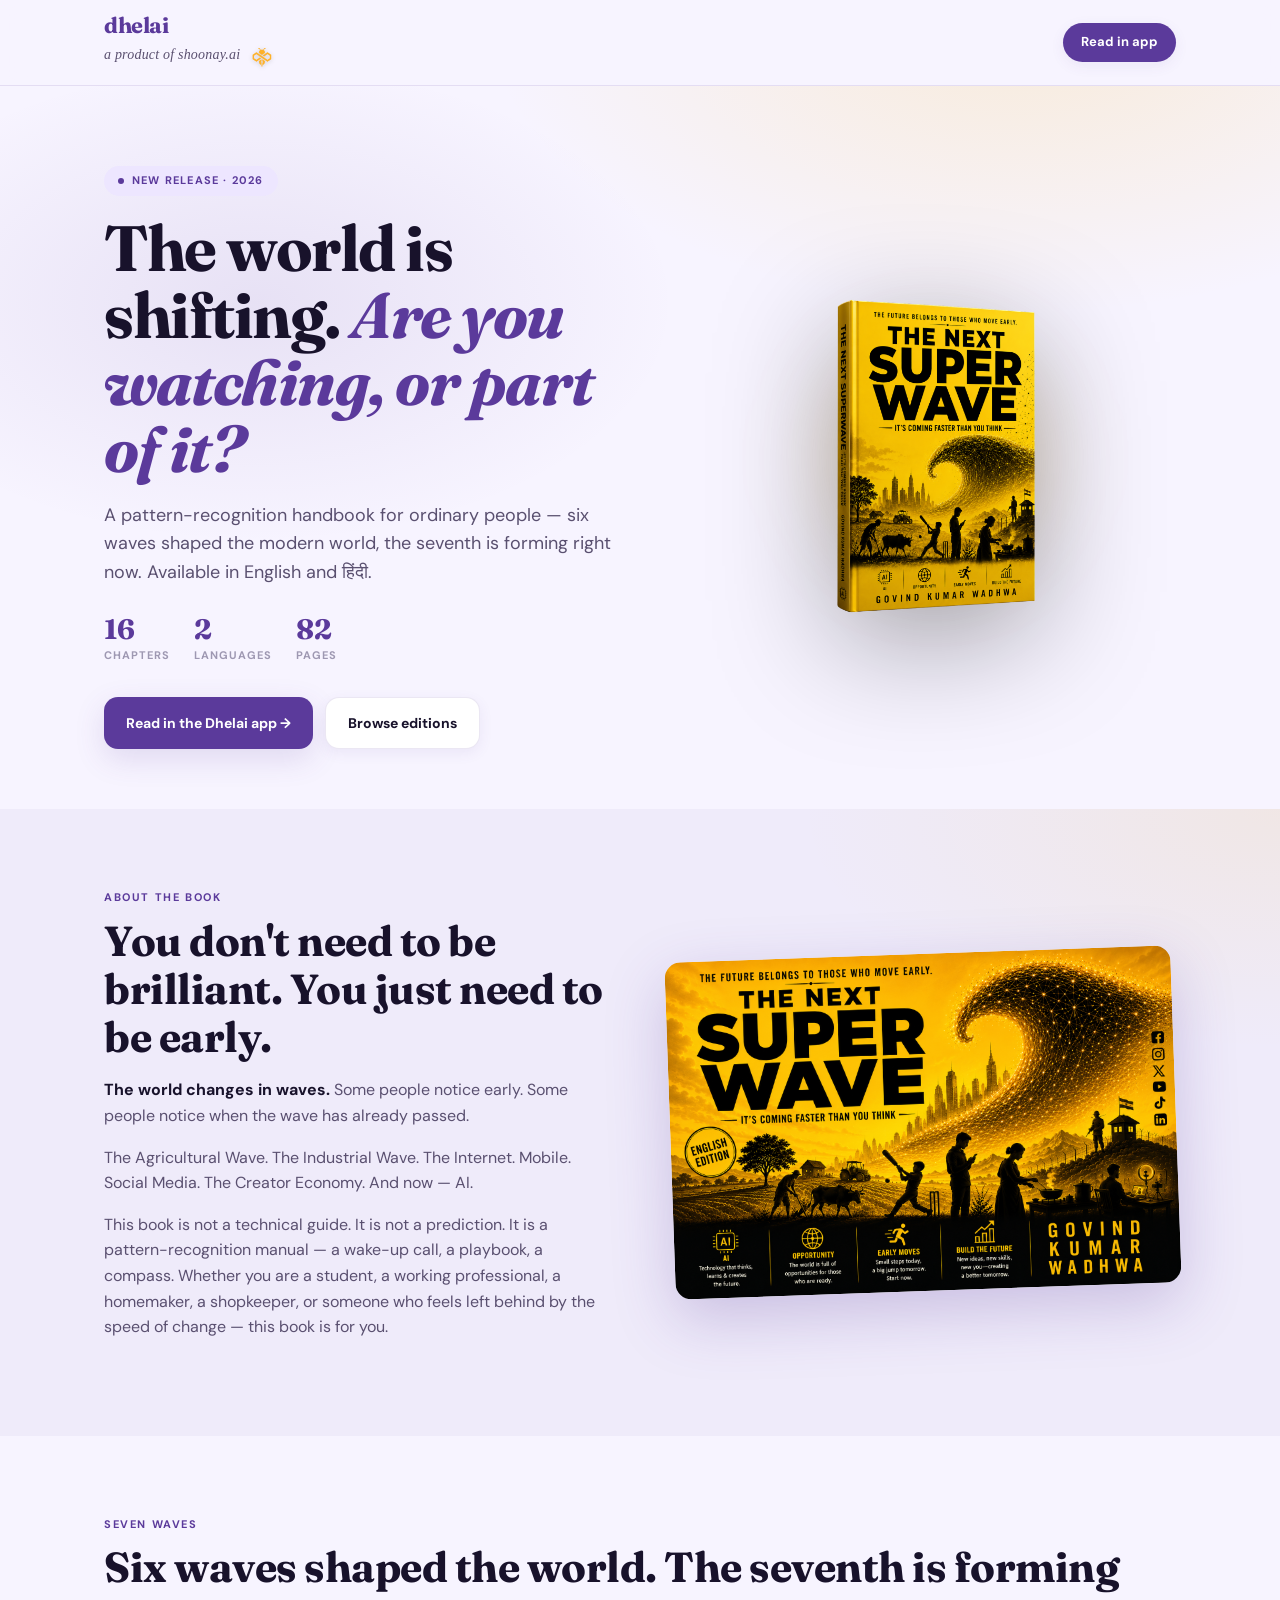
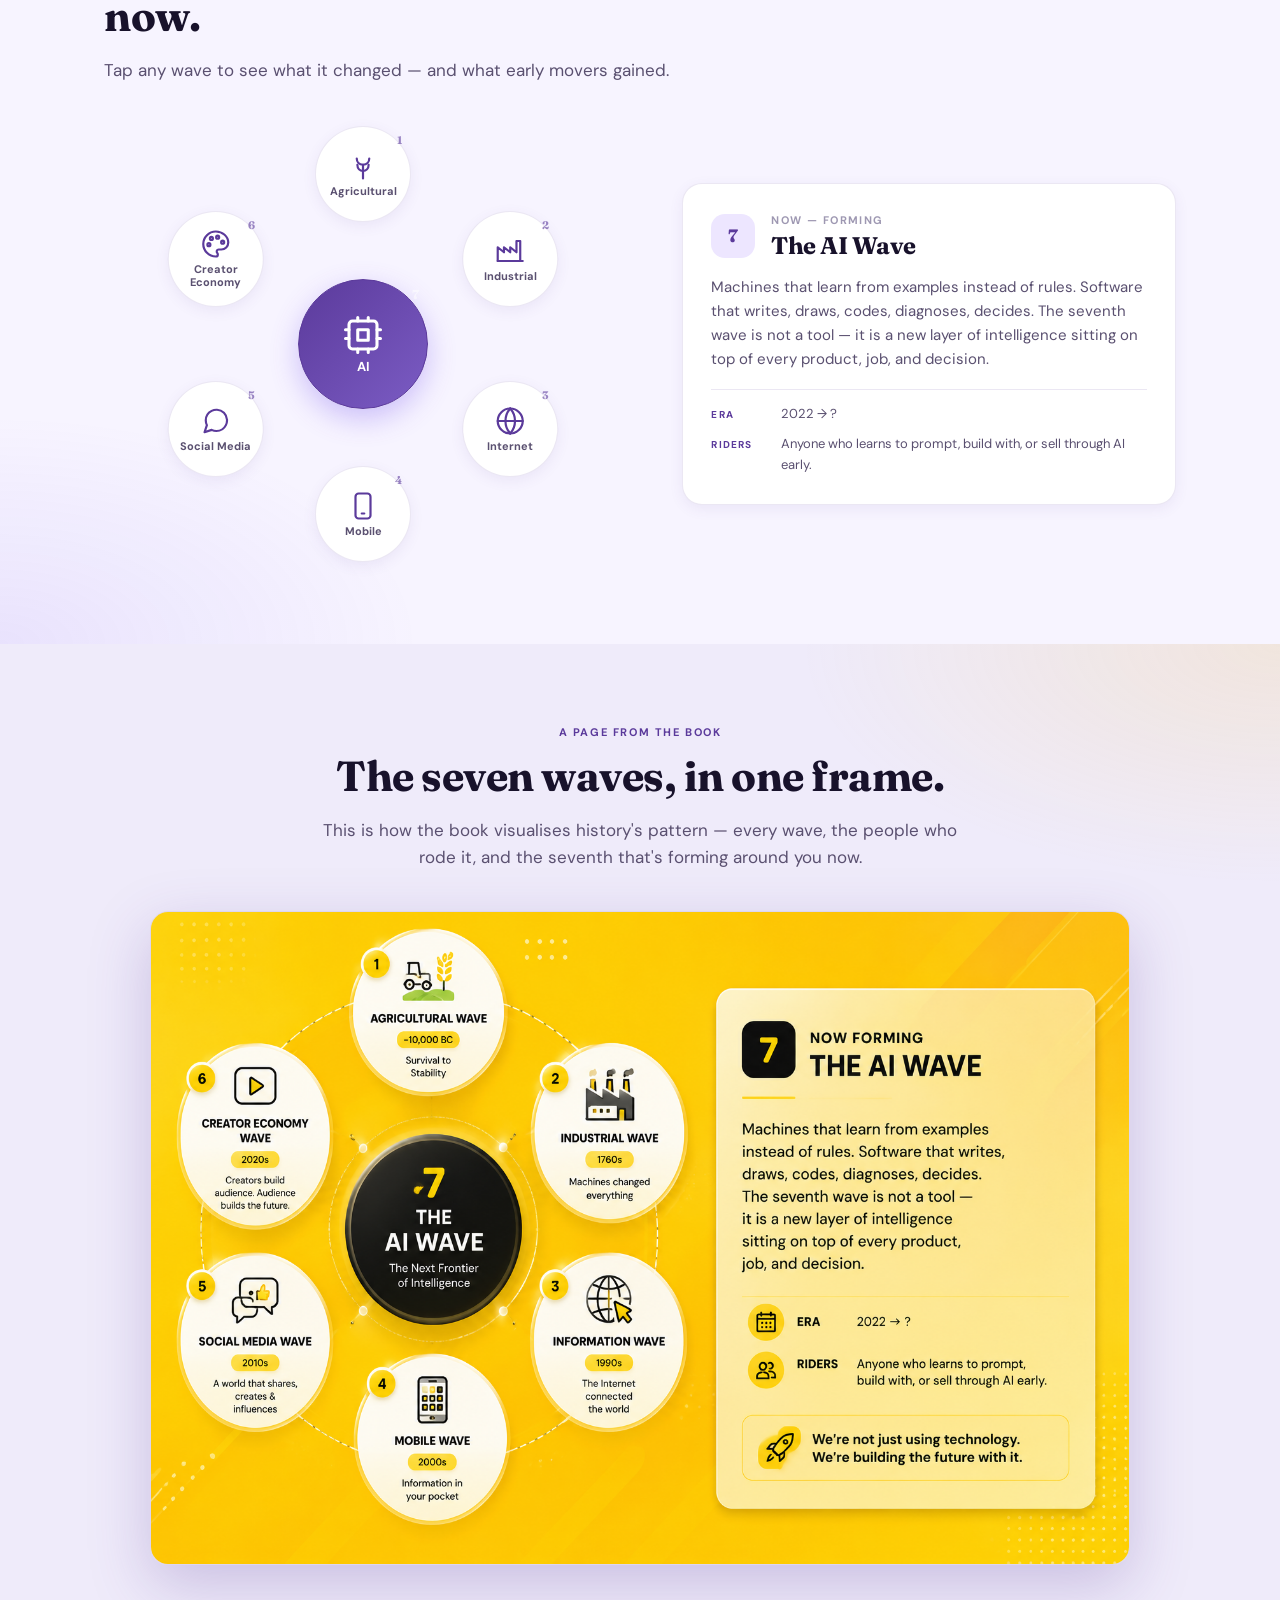
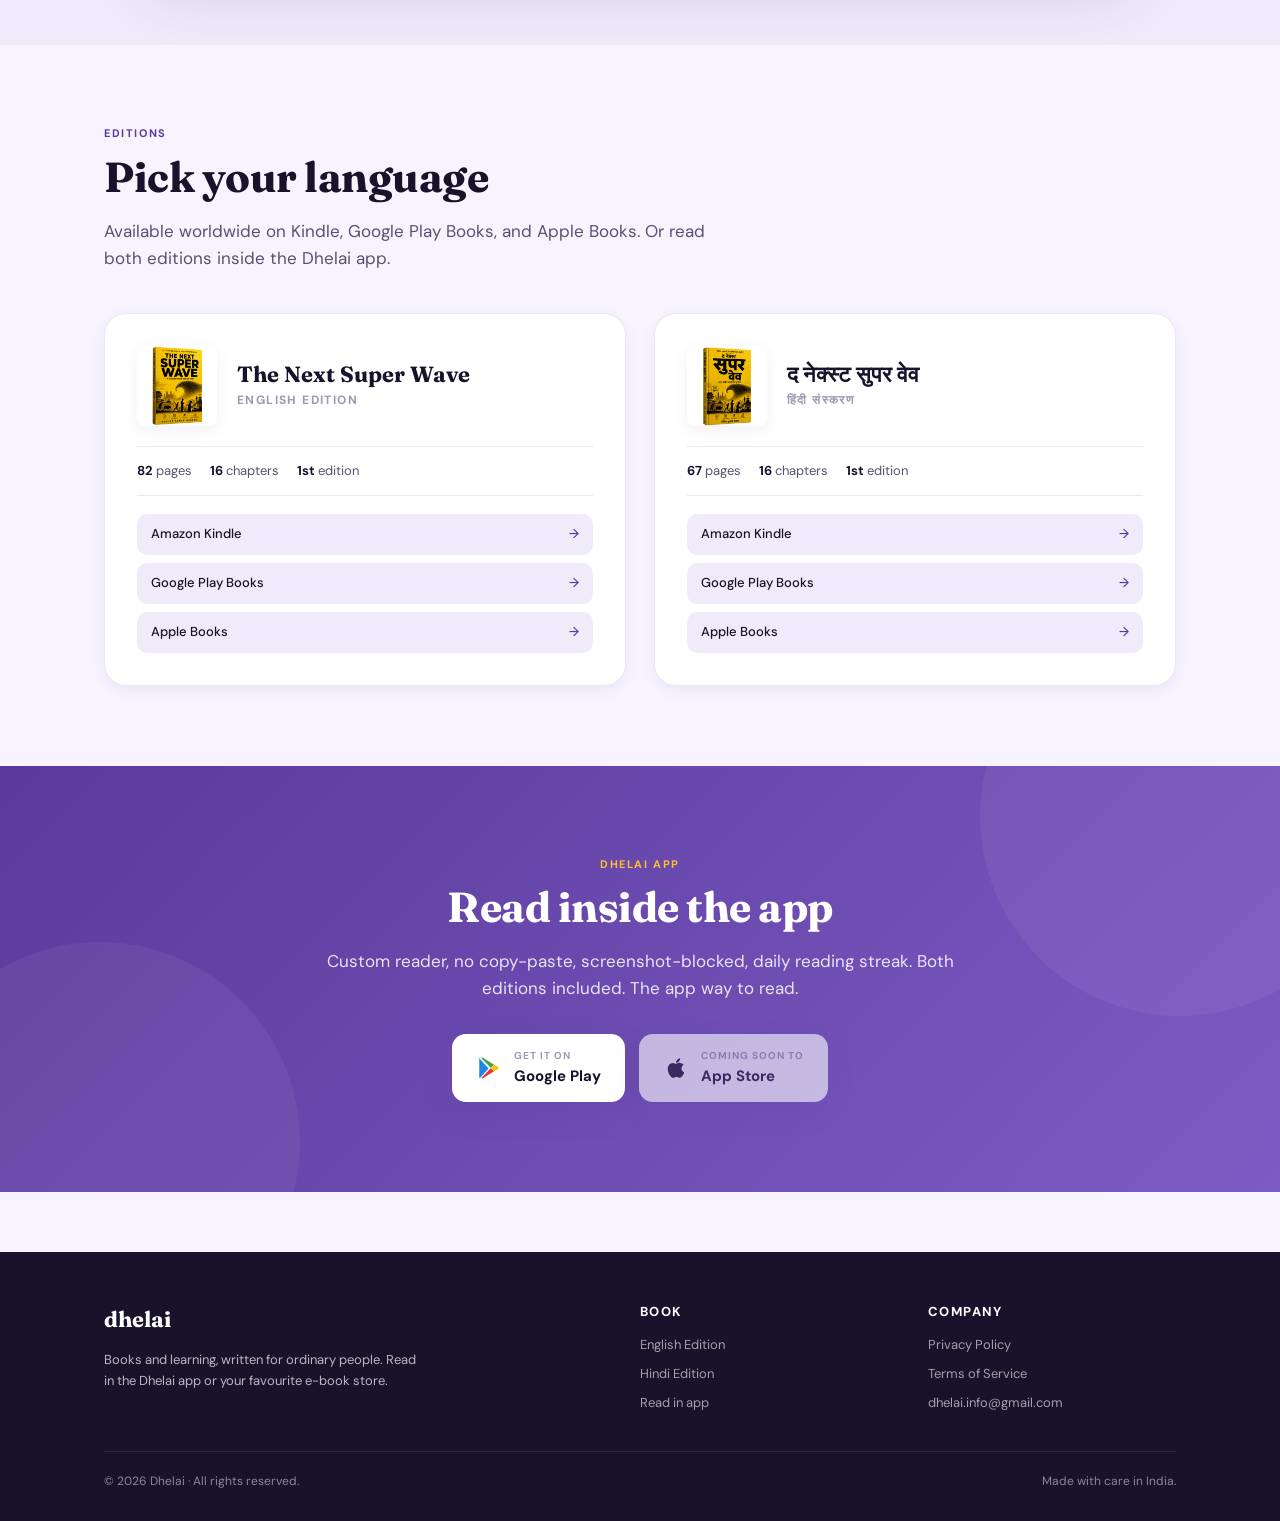
<file: index.html>
<!DOCTYPE html>
<html lang="en">
<head>
  <meta charset="UTF-8" />
  <meta name="viewport" content="width=device-width, initial-scale=1.0" />
  <title>Dhelai — The Next Super Wave</title>
  <meta
    name="description"
    content="The Next Super Wave — a pattern-recognition handbook for ordinary people, in English and Hindi. Read inside the Dhelai app."
  />
  <meta name="theme-color" content="#5B3A9B" />

  <!-- Open Graph (social previews) -->
  <meta property="og:title" content="The Next Super Wave — Dhelai" />
  <meta
    property="og:description"
    content="Six waves shaped the modern world. The seventh — AI — is forming now. A book for those who want to ride it, not be swept by it."
  />
  <meta property="og:image" content="assets/nsw-fullcover-en.png" />
  <meta property="og:type" content="website" />
  <meta property="og:url" content="https://dhelai.in" />

  <link rel="preconnect" href="https://fonts.googleapis.com" />
  <link rel="preconnect" href="https://fonts.gstatic.com" crossorigin />
  <link
    href="https://fonts.googleapis.com/css2?family=Fraunces:ital,wght@0,400;0,700;1,400&family=DM+Sans:wght@400;500;700&display=swap"
    rel="stylesheet"
  />
  <link rel="stylesheet" href="styles.css" />

  <style>
    /* ---------- HERO ---------- */
    .hero {
      padding: 80px 0 60px;
      background:
        radial-gradient(900px 500px at 80% -10%, rgba(251,192,45,0.18), transparent 60%),
        radial-gradient(700px 400px at 20% 30%, rgba(91,58,155,0.10), transparent 60%);
    }
    .hero-grid {
      display: grid;
      grid-template-columns: 1.1fr 1fr;
      gap: 60px;
      align-items: center;
    }
    .eyebrow {
      display: inline-flex; align-items: center; gap: 8px;
      background: var(--pu-soft);
      color: var(--pu);
      padding: 6px 14px;
      border-radius: 999px;
      font-weight: 700;
      font-size: 11px;
      letter-spacing: 1.2px;
      text-transform: uppercase;
      margin-bottom: 18px;
    }
    .eyebrow::before {
      content: ''; width: 6px; height: 6px; border-radius: 50%;
      background: var(--pu); animation: pulse 2s infinite;
    }
    @keyframes pulse {
      0%, 100% { opacity: 1; transform: scale(1); }
      50% { opacity: 0.5; transform: scale(1.3); }
    }
    h1 {
      font-family: var(--serif);
      font-weight: 700;
      font-size: clamp(40px, 6vw, 64px);
      line-height: 1.05;
      letter-spacing: -1.5px;
      margin: 0 0 18px;
      color: var(--ink);
    }
    h1 .accent { color: var(--pu); font-style: italic; }
    .hero-sub {
      font-size: 18px;
      color: var(--ink-2);
      max-width: 540px;
      margin: 0 0 28px;
    }
    .hero-stats {
      display: flex; gap: 24px; margin: 0 0 32px;
      flex-wrap: wrap;
    }
    .hero-stat {
      display: flex; flex-direction: column;
    }
    .hero-stat-v {
      font-family: var(--serif);
      font-weight: 700;
      font-size: 28px;
      color: var(--pu);
      line-height: 1;
    }
    .hero-stat-l {
      font-size: 11px;
      text-transform: uppercase;
      letter-spacing: 1px;
      color: var(--ink-3);
      margin-top: 4px;
      font-weight: 700;
    }
    .hero-ctas { display: flex; gap: 12px; flex-wrap: wrap; }
    .btn {
      display: inline-flex; align-items: center; gap: 8px;
      padding: 14px 22px;
      border-radius: 14px;
      font-weight: 700;
      font-size: 14px;
      transition: transform 0.15s ease, box-shadow 0.15s ease;
    }
    .btn-primary {
      background: var(--pu); color: #fff;
      box-shadow: var(--shadow-md);
    }
    .btn-primary:hover { transform: translateY(-2px); box-shadow: var(--shadow-lg); text-decoration: none; }
    .btn-ghost {
      background: var(--card); color: var(--ink);
      border: 1.5px solid var(--border);
      box-shadow: var(--shadow-sm);
    }
    .btn-ghost:hover { transform: translateY(-2px); text-decoration: none; }

    .hero-art {
      position: relative;
      display: flex; align-items: center; justify-content: center;
      min-height: 420px;
    }
    .book-3d {
      max-width: 320px;
      filter: drop-shadow(0 30px 60px rgba(0,0,0,0.35));
      animation: float 6s ease-in-out infinite;
      transform-origin: center;
    }
    @keyframes float {
      0%, 100% { transform: translateY(0) rotate(0deg); }
      50% { transform: translateY(-14px) rotate(-1deg); }
    }
    .hero-art::before {
      content: ''; position: absolute;
      inset: 20%; border-radius: 50%;
      background: radial-gradient(circle, rgba(251,192,45,0.4), transparent 70%);
      filter: blur(40px);
      z-index: -1;
    }

    /* ---------- SECTION ---------- */
    section { padding: 80px 0; }
    .section-eyebrow {
      font-family: var(--sans);
      font-size: 11px;
      letter-spacing: 1.6px;
      text-transform: uppercase;
      color: var(--pu);
      font-weight: 700;
      margin-bottom: 10px;
    }
    h2 {
      font-family: var(--serif);
      font-weight: 700;
      font-size: clamp(30px, 4vw, 42px);
      letter-spacing: -0.5px;
      line-height: 1.15;
      margin: 0 0 16px;
      color: var(--ink);
    }
    .section-lead {
      font-size: 17px;
      color: var(--ink-2);
      max-width: 640px;
      margin-bottom: 40px;
    }

    /* ---------- ABOUT BOOK ---------- */
    .about-book {
      background:
        radial-gradient(800px 400px at 100% 0%, rgba(251,192,45,0.1), transparent 60%),
        var(--bg-2);
    }
    .about-grid {
      display: grid;
      grid-template-columns: 1fr 1fr;
      gap: 60px;
      align-items: center;
    }
    .about-text p {
      font-size: 16px;
      color: var(--ink-2);
      margin: 0 0 16px;
    }
    .about-text p strong { color: var(--ink); font-weight: 700; }
    .full-cover {
      width: 100%;
      border-radius: 16px;
      box-shadow: var(--shadow-lg);
      transform: rotate(-2deg);
      transition: transform 0.4s ease;
    }
    .full-cover:hover { transform: rotate(0deg) scale(1.02); }

    /* ---------- EDITIONS ---------- */
    .editions-grid {
      display: grid;
      grid-template-columns: 1fr 1fr;
      gap: 28px;
      margin-top: 16px;
    }
    .edition-card {
      background: var(--card);
      border-radius: 22px;
      padding: 32px;
      box-shadow: var(--shadow-sm);
      border: 1px solid var(--border);
      transition: transform 0.2s ease, box-shadow 0.2s ease;
    }
    .edition-card:hover { transform: translateY(-4px); box-shadow: var(--shadow-md); }
    .edition-header {
      display: flex; align-items: center; gap: 20px;
      margin-bottom: 20px;
    }
    .edition-cover {
      width: 80px;
      flex-shrink: 0;
      border-radius: 8px;
      box-shadow: var(--shadow-sm);
    }
    .edition-name {
      font-family: var(--serif);
      font-weight: 700;
      font-size: 22px;
      color: var(--ink);
      line-height: 1.2;
      margin-bottom: 4px;
    }
    .edition-lang {
      font-size: 12px;
      color: var(--ink-3);
      letter-spacing: 1.4px;
      text-transform: uppercase;
      font-weight: 700;
    }
    .edition-stats {
      display: flex; gap: 18px;
      padding: 14px 0;
      border-top: 1px solid var(--border);
      border-bottom: 1px solid var(--border);
      margin-bottom: 18px;
      font-size: 13px;
      color: var(--ink-2);
    }
    .edition-stats strong { color: var(--ink); }
    .store-row {
      display: flex; flex-direction: column; gap: 8px;
    }
    .store-link {
      display: flex; align-items: center; justify-content: space-between;
      padding: 10px 14px;
      background: var(--bg-2);
      border-radius: 10px;
      font-size: 13px;
      font-weight: 500;
      color: var(--ink);
      transition: background 0.15s ease;
    }
    .store-link:hover { background: var(--pu-soft); text-decoration: none; }
    .store-link::after { content: '→'; color: var(--pu); }

    /* ---------- READ IN APP ---------- */
    .read-app {
      background: linear-gradient(135deg, var(--pu) 0%, var(--pu-mid) 100%);
      color: #fff;
      padding: 90px 0;
      text-align: center;
      position: relative;
      overflow: hidden;
    }
    .read-app::before, .read-app::after {
      content: ''; position: absolute;
      width: 400px; height: 400px;
      border-radius: 50%;
      background: rgba(255,255,255,0.05);
      pointer-events: none; /* decorative blobs must not intercept taps on the app buttons */
    }
    .app-ctas { position: relative; z-index: 1; } /* keep CTAs above the decorative blobs */
    .read-app::before { top: -150px; right: -100px; }
    .read-app::after { bottom: -150px; left: -100px; }
    .read-app h2 { color: #fff; }
    .read-app .section-lead { color: rgba(255,255,255,0.85); margin: 0 auto 32px; }
    .app-ctas { display: flex; gap: 14px; justify-content: center; flex-wrap: wrap; }
    .app-btn {
      background: #fff;
      color: var(--ink);
      padding: 14px 24px;
      min-height: 52px;
      border-radius: 14px;
      display: inline-flex; align-items: center; gap: 12px;
      font-weight: 700;
      box-shadow: var(--shadow-md);
      transition: transform 0.15s ease;
      -webkit-tap-highlight-color: transparent;
      touch-action: manipulation;
      cursor: pointer;
    }
    /* Hover lift only on real pointer devices — avoids "first tap just hovers" on mobile */
    @media (hover: hover) {
      .app-btn:hover { transform: translateY(-2px); text-decoration: none; }
    }
    .app-btn:active { transform: scale(0.97); }
    .app-btn-icon { font-size: 24px; }
    .app-btn-text { display: flex; flex-direction: column; align-items: flex-start; }
    .app-btn-text small { font-size: 10px; color: var(--ink-3); letter-spacing: 1px; text-transform: uppercase; }
    .app-btn-text span { font-size: 15px; }

    /* ---------- AUTHOR ---------- */
    .author {
      background: var(--bg);
    }
    .author-card {
      background: var(--card);
      border-radius: 22px;
      padding: 40px;
      box-shadow: var(--shadow-sm);
      border: 1px solid var(--border);
      display: grid;
      grid-template-columns: 120px 1fr;
      gap: 32px;
      align-items: start;
    }
    .author-av {
      width: 120px; height: 120px;
      border-radius: 50%;
      background: linear-gradient(135deg, var(--pu-soft), #fff);
      display: flex; align-items: center; justify-content: center;
      font-family: var(--serif);
      font-size: 42px;
      font-weight: 700;
      color: var(--pu);
      border: 3px solid var(--pu-soft);
    }
    .author-name {
      font-family: var(--serif);
      font-weight: 700;
      font-size: 26px;
      line-height: 1.2;
      margin: 0 0 4px;
    }
    .author-role {
      font-size: 12px;
      color: var(--ink-3);
      letter-spacing: 1.4px;
      text-transform: uppercase;
      font-weight: 700;
      margin-bottom: 14px;
    }
    .author-bio { color: var(--ink-2); margin-bottom: 20px; }
    .author-links {
      display: flex; gap: 10px; flex-wrap: wrap;
    }
    .author-link {
      display: inline-flex; align-items: center; gap: 6px;
      padding: 8px 14px;
      background: var(--bg-2);
      border-radius: 10px;
      font-size: 12px;
      font-weight: 700;
      color: var(--ink-2);
      border: 1px solid var(--border);
      transition: background 0.15s ease;
    }
    .author-link:hover { background: var(--pu-soft); color: var(--pu); text-decoration: none; }

    /* ---------- SEVEN WAVES ---------- */
    .seven-waves {
      background:
        radial-gradient(700px 380px at 0% 100%, rgba(106, 70, 235, 0.10), transparent 60%),
        var(--bg);
    }
    .waves-wrap {
      display: grid;
      grid-template-columns: 1.05fr 1fr;
      gap: 60px;
      align-items: center;
      margin-top: 30px;
    }
    .waves-circle {
      position: relative;
      width: 440px;
      height: 440px;
      max-width: 100%;
      margin: 0 auto;
      --r: 170px;
    }
    .wave-node {
      position: absolute;
      display: flex; flex-direction: column;
      align-items: center; justify-content: center;
      border-radius: 50%;
      background: var(--card);
      border: 1.5px solid var(--border);
      box-shadow: var(--shadow-sm);
      cursor: pointer;
      transition: transform 0.2s ease, box-shadow 0.2s ease, border-color 0.2s ease, background 0.2s ease;
      padding: 0;
      font-family: var(--sans);
    }
    .wave-node:hover { transform: translate(var(--tx, 0), var(--ty, 0)) scale(1.06); box-shadow: var(--shadow-md); }
    .wave-node.is-active { border-color: var(--pu); box-shadow: 0 10px 28px rgba(106,70,235,0.30); background: var(--pu-soft); }
    .wave-icon {
      width: 30px; height: 30px;
      color: var(--pu);
      display: inline-flex; align-items: center; justify-content: center;
    }
    .wave-icon svg { width: 100%; height: 100%; display: block; }
    .wave-label {
      font-size: 11px; font-weight: 700;
      color: var(--ink-2); margin-top: 4px;
      text-align: center; padding: 0 6px;
      line-height: 1.15;
    }
    .wave-num {
      position: absolute;
      top: 6px; right: 8px;
      font-family: var(--serif);
      font-size: 11px; font-weight: 700;
      color: var(--pu);
      opacity: 0.6;
    }
    .wave-center {
      width: 130px; height: 130px;
      left: 50%; top: 50%;
      transform: translate(-50%, -50%);
      background: linear-gradient(135deg, var(--pu), var(--pu-mid));
      border-color: var(--pu);
      color: #fff;
      box-shadow: 0 18px 40px rgba(106,70,235,0.40);
    }
    .wave-center .wave-label { color: #fff; font-size: 13px; }
    .wave-center .wave-num { color: rgba(255,255,255,0.85); font-size: 13px; }
    .wave-center .wave-icon { color: #fff; width: 42px; height: 42px; }
    .wave-center:hover { transform: translate(-50%, -50%) scale(1.04); }
    .wave-center.is-active { background: linear-gradient(135deg, var(--pu), var(--pu-mid)); }
    /* 6 outer nodes — angle = (i * 60 - 90) deg; placed around center */
    .wave-outer {
      width: 96px; height: 96px;
      --angle: calc((var(--i) * 60deg) - 90deg);
      left: 50%; top: 50%;
      --tx: calc(cos(var(--angle)) * var(--r) - 50%);
      --ty: calc(sin(var(--angle)) * var(--r) - 50%);
      transform: translate(var(--tx), var(--ty));
    }
    .wave-outer:hover { transform: translate(var(--tx), var(--ty)) scale(1.08); }

    .wave-detail {
      background: var(--card);
      border: 1px solid var(--border);
      border-radius: 20px;
      padding: 28px;
      box-shadow: var(--shadow-sm);
    }
    .wave-detail-head { display: flex; gap: 16px; align-items: center; margin-bottom: 14px; }
    .wave-detail-num {
      width: 44px; height: 44px;
      border-radius: 14px;
      background: var(--pu-soft);
      color: var(--pu);
      display: inline-flex; align-items: center; justify-content: center;
      font-family: var(--serif); font-weight: 700; font-size: 18px;
      flex-shrink: 0;
    }
    .wave-detail-era {
      font-size: 11px;
      letter-spacing: 1.4px;
      text-transform: uppercase;
      color: var(--ink-3);
      font-weight: 700;
    }
    .wave-detail-name {
      font-family: var(--serif);
      font-weight: 700;
      font-size: 24px;
      color: var(--ink);
      margin: 2px 0 0;
      line-height: 1.2;
    }
    .wave-detail-desc {
      font-size: 15px;
      color: var(--ink-2);
      line-height: 1.6;
      margin: 0 0 18px;
    }
    .wave-detail-row {
      display: flex; flex-direction: column; gap: 10px;
      padding-top: 14px;
      border-top: 1px solid var(--border);
    }
    .wave-detail-row > div { display: flex; gap: 10px; align-items: baseline; font-size: 13px; color: var(--ink-2); }
    .wd-tag {
      font-size: 10px;
      letter-spacing: 1.2px;
      text-transform: uppercase;
      font-weight: 700;
      color: var(--pu);
      min-width: 60px;
    }

    /* ---------- SNEAK PEEK ---------- */
    .peek {
      background:
        radial-gradient(800px 400px at 100% 0%, rgba(251,192,45,0.14), transparent 60%),
        var(--bg-2);
      text-align: center;
    }
    .peek .section-lead { margin-left: auto; margin-right: auto; }
    .peek-img {
      display: block;
      width: 100%;
      max-width: 980px;
      margin: 24px auto 0;
      border-radius: 18px;
      box-shadow: var(--shadow-lg);
      border: 1px solid var(--border);
      transition: transform 0.25s ease;
    }
    .peek-img:hover { transform: translateY(-4px); }

    /* ---------- RESPONSIVE ---------- */
    @media (max-width: 880px) {
      .hero { padding: 50px 0 30px; }
      .hero-grid { grid-template-columns: 1fr; gap: 30px; text-align: center; }
      .hero-art { order: -1; min-height: 280px; }
      .hero-sub { margin-left: auto; margin-right: auto; }
      .hero-stats, .hero-ctas { justify-content: center; }
      .book-3d { max-width: 220px; }
      .about-grid { grid-template-columns: 1fr; gap: 30px; }
      .waves-wrap { grid-template-columns: 1fr; gap: 40px; }
      .waves-circle { width: 340px; height: 340px; --r: 130px; }
      .wave-outer { width: 78px; height: 78px; }
      .wave-icon { width: 24px; height: 24px; }
      .wave-label { font-size: 10px; }
      .wave-center { width: 110px; height: 110px; }
      .wave-center .wave-icon { width: 36px; height: 36px; }
      .editions-grid { grid-template-columns: 1fr; }
      .author-card { grid-template-columns: 1fr; text-align: center; gap: 20px; padding: 28px; }
      .author-av { margin: 0 auto; }
      .author-links { justify-content: center; }
      section { padding: 50px 0; }
    }
  </style>
</head>
<body>

  <nav>
    <div class="nav-inner">
      <a href="/" class="logo-stack" aria-label="Dhelai home">
        <span class="logo">dhelai</span>
        <span class="logo-sub">
          a product of shoonay.ai
          <img src="assets/BEEGold_shoonayLogo.png" alt="Shoonay" class="logo-sub-bee" />
        </span>
      </a>
      <a href="#read-in-app" class="nav-cta">Read in app</a>
    </div>
  </nav>

  <!-- HERO -->
  <section class="hero">
    <div class="container hero-grid">
      <div>
        <span class="eyebrow">New release · 2026</span>
        <h1>The world is shifting. <span class="accent">Are you watching, or part of it?</span></h1>
        <p class="hero-sub">
          A pattern-recognition handbook for ordinary people — six waves shaped the modern
          world, the seventh is forming right now. Available in English and हिंदी.
        </p>
        <div class="hero-stats">
          <div class="hero-stat"><span class="hero-stat-v">16</span><span class="hero-stat-l">Chapters</span></div>
          <div class="hero-stat"><span class="hero-stat-v">2</span><span class="hero-stat-l">Languages</span></div>
          <div class="hero-stat"><span class="hero-stat-v">82</span><span class="hero-stat-l">Pages</span></div>
        </div>
        <div class="hero-ctas">
          <a href="#read-in-app" class="btn btn-primary">Read in the Dhelai app →</a>
          <a href="#editions" class="btn btn-ghost">Browse editions</a>
        </div>
      </div>
      <div class="hero-art">
        <img src="assets/tnsw_eng_3d.png" alt="The Next Super Wave book cover" class="book-3d" />
      </div>
    </div>
  </section>

  <!-- ABOUT BOOK -->
  <section class="about-book">
    <div class="container">
      <div class="about-grid">
        <div class="about-text">
          <div class="section-eyebrow">About the book</div>
          <h2>You don't need to be brilliant. You just need to be early.</h2>
          <p>
            <strong>The world changes in waves.</strong> Some people notice early. Some people notice
            when the wave has already passed.
          </p>
          <p>
            The Agricultural Wave. The Industrial Wave. The Internet. Mobile. Social Media.
            The Creator Economy. And now — AI.
          </p>
          <p>
            This book is not a technical guide. It is not a prediction. It is a pattern-recognition
            manual — a wake-up call, a playbook, a compass. Whether you are a student, a working
            professional, a homemaker, a shopkeeper, or someone who feels left behind by the speed
            of change — this book is for you.
          </p>
        </div>
        <div>
          <img src="assets/nsw-fullcover-en.png" alt="Full paperback cover" class="full-cover" />
        </div>
      </div>
    </div>
  </section>

  <!-- SEVEN WAVES (interactive) -->
  <section class="seven-waves" id="seven-waves">
    <div class="container">
      <div class="section-eyebrow">Seven Waves</div>
      <h2>Six waves shaped the world. The seventh is forming now.</h2>
      <p class="section-lead">
        Tap any wave to see what it changed — and what early movers gained.
      </p>

      <div class="waves-wrap">
        <div class="waves-circle" id="waves-circle">
          <!-- AI hub (center) -->
          <button type="button" class="wave-node wave-center is-active" data-wave="ai" aria-label="AI Wave">
            <span class="wave-icon">
              <svg viewBox="0 0 24 24" fill="none" stroke="currentColor" stroke-width="1.75" stroke-linecap="round" stroke-linejoin="round">
                <rect x="4" y="4" width="16" height="16" rx="2"/>
                <rect x="9" y="9" width="6" height="6"/>
                <path d="M9 2v2M15 2v2M9 20v2M15 20v2M20 9h2M20 14h2M2 9h2M2 14h2"/>
              </svg>
            </span>
            <span class="wave-label">AI</span>
            <span class="wave-num">7</span>
          </button>
          <!-- 6 outer waves -->
          <button type="button" class="wave-node wave-outer" data-wave="agri" style="--i:0" aria-label="Agricultural Wave">
            <span class="wave-icon">
              <svg viewBox="0 0 24 24" fill="none" stroke="currentColor" stroke-width="1.75" stroke-linecap="round" stroke-linejoin="round">
                <path d="M12 22V11"/>
                <path d="M12 11C9 11 7 9 7 6"/>
                <path d="M12 11C15 11 17 9 17 6"/>
                <path d="M12 16C9.5 16 7.5 14 7.5 11"/>
                <path d="M12 16C14.5 16 16.5 14 16.5 11"/>
              </svg>
            </span>
            <span class="wave-label">Agricultural</span>
            <span class="wave-num">1</span>
          </button>
          <button type="button" class="wave-node wave-outer" data-wave="industrial" style="--i:1" aria-label="Industrial Wave">
            <span class="wave-icon">
              <svg viewBox="0 0 24 24" fill="none" stroke="currentColor" stroke-width="1.75" stroke-linecap="round" stroke-linejoin="round">
                <path d="M2 20V9l5 4V9l5 4V9l5 4V4h3v16z"/>
                <line x1="2" y1="20" x2="22" y2="20"/>
              </svg>
            </span>
            <span class="wave-label">Industrial</span>
            <span class="wave-num">2</span>
          </button>
          <button type="button" class="wave-node wave-outer" data-wave="internet" style="--i:2" aria-label="Internet Wave">
            <span class="wave-icon">
              <svg viewBox="0 0 24 24" fill="none" stroke="currentColor" stroke-width="1.75" stroke-linecap="round" stroke-linejoin="round">
                <circle cx="12" cy="12" r="10"/>
                <line x1="2" y1="12" x2="22" y2="12"/>
                <path d="M12 2a15 15 0 0 1 0 20"/>
                <path d="M12 2a15 15 0 0 0 0 20"/>
              </svg>
            </span>
            <span class="wave-label">Internet</span>
            <span class="wave-num">3</span>
          </button>
          <button type="button" class="wave-node wave-outer" data-wave="mobile" style="--i:3" aria-label="Mobile Wave">
            <span class="wave-icon">
              <svg viewBox="0 0 24 24" fill="none" stroke="currentColor" stroke-width="1.75" stroke-linecap="round" stroke-linejoin="round">
                <rect x="6" y="2" width="12" height="20" rx="2.5"/>
                <line x1="11" y1="18" x2="13" y2="18"/>
              </svg>
            </span>
            <span class="wave-label">Mobile</span>
            <span class="wave-num">4</span>
          </button>
          <button type="button" class="wave-node wave-outer" data-wave="social" style="--i:4" aria-label="Social Media Wave">
            <span class="wave-icon">
              <svg viewBox="0 0 24 24" fill="none" stroke="currentColor" stroke-width="1.75" stroke-linecap="round" stroke-linejoin="round">
                <path d="M21 11.5a8.38 8.38 0 0 1-.9 3.8 8.5 8.5 0 0 1-7.6 4.7 8.38 8.38 0 0 1-3.8-.9L3 21l1.9-5.7a8.38 8.38 0 0 1-.9-3.8 8.5 8.5 0 0 1 4.7-7.6 8.38 8.38 0 0 1 3.8-.9h.5a8.48 8.48 0 0 1 8 8v.5z"/>
              </svg>
            </span>
            <span class="wave-label">Social Media</span>
            <span class="wave-num">5</span>
          </button>
          <button type="button" class="wave-node wave-outer" data-wave="creator" style="--i:5" aria-label="Creator Economy Wave">
            <span class="wave-icon">
              <svg viewBox="0 0 24 24" fill="none" stroke="currentColor" stroke-width="1.75" stroke-linecap="round" stroke-linejoin="round">
                <circle cx="13.5" cy="6.5" r="1.2"/>
                <circle cx="17.5" cy="10.5" r="1.2"/>
                <circle cx="8.5" cy="7.5" r="1.2"/>
                <circle cx="6.5" cy="12.5" r="1.2"/>
                <path d="M12 2C6.5 2 2 6.5 2 12s4.5 10 10 10c.93 0 1.65-.75 1.65-1.69 0-.44-.18-.83-.44-1.12-.29-.29-.44-.65-.44-1.13a1.64 1.64 0 0 1 1.67-1.67h2c3.05 0 5.55-2.5 5.55-5.55C22 6.01 17.46 2 12 2z"/>
              </svg>
            </span>
            <span class="wave-label">Creator Economy</span>
            <span class="wave-num">6</span>
          </button>
        </div>

        <div class="wave-detail" id="wave-detail" aria-live="polite">
          <div class="wave-detail-head">
            <span class="wave-detail-num" id="wd-num">7</span>
            <div>
              <div class="wave-detail-era" id="wd-era">Now — forming</div>
              <h3 class="wave-detail-name" id="wd-name">The AI Wave</h3>
            </div>
          </div>
          <p class="wave-detail-desc" id="wd-desc">
            Machines that learn from examples instead of rules. Software that writes, draws,
            codes, diagnoses, decides. The seventh wave is not a tool — it is a new layer of
            intelligence sitting on top of every product, job, and decision.
          </p>
          <div class="wave-detail-row">
            <div><span class="wd-tag">Era</span><span id="wd-when">2022 → ?</span></div>
            <div><span class="wd-tag">Riders</span><span id="wd-who">Anyone who learns to prompt, build with, or sell through AI early.</span></div>
          </div>
        </div>
      </div>
    </div>
  </section>

  <!-- SNEAK PEEK (book preview) -->
  <section class="peek">
    <div class="container">
      <div class="section-eyebrow">A page from the book</div>
      <h2>The seven waves, in one frame.</h2>
      <p class="section-lead">
        This is how the book visualises history's pattern — every wave, the
        people who rode it, and the seventh that's forming around you now.
      </p>
      <img src="assets/7_wave_img_web_dhelai.png" alt="The Seven Waves — preview from the book" class="peek-img" />
    </div>
  </section>

  <!-- EDITIONS -->
  <section id="editions">
    <div class="container">
      <div class="section-eyebrow">Editions</div>
      <h2>Pick your language</h2>
      <p class="section-lead">
        Available worldwide on Kindle, Google Play Books, and Apple Books. Or read both
        editions inside the Dhelai app.
      </p>

      <div class="editions-grid">
        <!-- English Edition -->
        <div class="edition-card">
          <div class="edition-header">
            <img src="assets/tnsw_eng_3d.png" alt="English edition cover" class="edition-cover" />
            <div>
              <div class="edition-name">The Next Super Wave</div>
              <div class="edition-lang">English Edition</div>
            </div>
          </div>
          <div class="edition-stats">
            <span><strong>82</strong> pages</span>
            <span><strong>16</strong> chapters</span>
            <span><strong>1st</strong> edition</span>
          </div>
          <div class="store-row">
            <a class="store-link" href="https://www.amazon.in/dp/B0H2G9WPLM" target="_blank" rel="noopener">Amazon Kindle</a>
            <a class="store-link" href="https://play.google.com/store/books/details?id=idXaEQAAQBAJ" target="_blank" rel="noopener">Google Play Books</a>
            <a class="store-link" href="https://books.apple.com/us/book/id6771087603" target="_blank" rel="noopener">Apple Books</a>
          </div>
        </div>

        <!-- Hindi Edition -->
        <div class="edition-card">
          <div class="edition-header">
            <img src="assets/tnsw_hi_3d.png" alt="Hindi edition cover" class="edition-cover" />
            <div>
              <div class="edition-name">द नेक्स्ट सुपर वेव</div>
              <div class="edition-lang">हिंदी संस्करण</div>
            </div>
          </div>
          <div class="edition-stats">
            <span><strong>67</strong> pages</span>
            <span><strong>16</strong> chapters</span>
            <span><strong>1st</strong> edition</span>
          </div>
          <div class="store-row">
            <a class="store-link" href="https://www.amazon.in/dp/B0H2V2DGM2" target="_blank" rel="noopener">Amazon Kindle</a>
            <a class="store-link" href="https://play.google.com/store/books/details?id=u2fcEQAAQBAJ" target="_blank" rel="noopener">Google Play Books</a>
            <a class="store-link" href="http://books.apple.com/us/book/id6772916997" target="_blank" rel="noopener">Apple Books</a>
          </div>
        </div>
      </div>
    </div>
  </section>

  <!-- READ IN APP -->
  <section class="read-app" id="read-in-app">
    <div class="container">
      <div class="section-eyebrow" style="color: var(--ye);">Dhelai App</div>
      <h2>Read inside the app</h2>
      <p class="section-lead">
        Custom reader, no copy-paste, screenshot-blocked, daily reading streak. Both editions
        included. The app way to read.
      </p>
      <div class="app-ctas">
        <a class="app-btn" id="playBtn" href="https://play.google.com/store/apps/details?id=dhelai.in" target="_blank" rel="noopener">
          <svg class="app-btn-icon" viewBox="0 0 24 24" width="26" height="26" aria-hidden="true">
            <path d="M3.5 2.5C3.2 2.7 3 3.1 3 3.5v17c0 .4.2.8.5 1l8.1-9-8.1-9z" fill="#1E88E5"/>
            <path d="M16.7 15.1L6.4 21.4c-.5.3-1.1.2-1.6-.1l8.8-9 3.1 2.8z" fill="#E53935"/>
            <path d="M20.2 10.9c.5.3.8.7.8 1.1s-.3.8-.8 1.1L17 14.9 13.7 12 17 9.1l3.2 1.8z" fill="#FFC107"/>
            <path d="M4.8 2.7c.5-.3 1.1-.4 1.6-.1l10.3 6.3-3.1 2.8L4.8 2.7z" fill="#43A047"/>
          </svg>
          <span class="app-btn-text">
            <small>Get it on</small>
            <span>Google Play</span>
          </span>
        </a>
        <a class="app-btn" href="#" aria-disabled="true" style="opacity:.6; cursor:not-allowed;">
          <svg class="app-btn-icon" viewBox="0 0 24 24" width="26" height="26" aria-hidden="true">
            <path fill="currentColor" d="M17.05 20.28c-.98.95-2.05.88-3.08.41-1.09-.47-2.09-.48-3.24 0-1.44.62-2.2.44-3.06-.41C2.79 15.25 3.51 7.59 9.05 7.31c1.35.07 2.29.74 3.08.8 1.18-.24 2.31-.93 3.57-.84 1.51.12 2.65.72 3.4 1.8-3.12 1.87-2.38 5.98.48 7.13-.57 1.5-1.31 2.99-2.54 4.09M12.03 7.25c-.15-2.23 1.66-4.07 3.74-4.25.29 2.58-2.34 4.5-3.74 4.25z"/>
          </svg>
          <span class="app-btn-text">
            <small>Coming soon to</small>
            <span>App Store</span>
          </span>
        </a>
      </div>
    </div>
  </section>

  <!-- FOOTER -->
  <footer>
    <div class="container">
      <div class="footer-grid">
        <div>
          <div class="footer-brand">dhelai</div>
          <p class="footer-tag">
            Books and learning, written for ordinary people. Read in the Dhelai app or your
            favourite e-book store.
          </p>
        </div>
        <div>
          <h4>Book</h4>
          <ul class="footer-links">
            <li><a href="#editions">English Edition</a></li>
            <li><a href="#editions">Hindi Edition</a></li>
            <li><a href="#read-in-app">Read in app</a></li>
          </ul>
        </div>
        <div>
          <h4>Company</h4>
          <ul class="footer-links">
            <li><a href="privacy-policy.html">Privacy Policy</a></li>
            <li><a href="terms.html">Terms of Service</a></li>
            <li><a href="mailto:dhelai.info@gmail.com">dhelai.info@gmail.com</a></li>
          </ul>
        </div>
      </div>
      <div class="footer-bottom">
        <span>© <span id="year">2026</span> Dhelai · All rights reserved.</span>
        <span>Made with care in India.</span>
      </div>
    </div>
  </footer>

  <script>
    document.getElementById('year').textContent = new Date().getFullYear();

    // The Play Store button is a plain https link (id=dhelai.in). Android opens
    // the Play Store app automatically for these URLs (App Links), and it works
    // reliably inside in-app browsers too — so no market:// deep-link hijack.
  </script>

  <!-- Seven Waves interactive details -->
  <script>
    (function () {
      var WAVES = {
        agri: {
          num: '1',
          era: '~10,000 BCE → 1700s',
          name: 'The Agricultural Wave',
          desc: 'Humans stopped wandering and started farming. Food surplus built villages, then cities, then civilisations. The first time humans bent nature to their will at scale.',
          when: '10,000 BCE → 1700s',
          who: 'Settlers, landowners, kings — anyone who controlled the soil.'
        },
        industrial: {
          num: '2',
          era: '1760s → 1900s',
          name: 'The Industrial Wave',
          desc: 'Steam, coal, factories. Machines replaced muscles. Production exploded. Whole new classes of jobs — and whole new classes of wealth — appeared in a single generation.',
          when: '1760s → 1900s',
          who: 'Mill owners, engineers, railway builders, factory workers who learned new trades.'
        },
        internet: {
          num: '3',
          era: '1990s → 2000s',
          name: 'The Internet Wave',
          desc: 'Information became free, instant, and global. Distance died. The same teenager in Bareilly could read the same article as a banker in New York — at the same moment.',
          when: '1990s → 2000s',
          who: 'Early developers, e-commerce founders, bloggers, domain holders, and the curious who learned to search.'
        },
        mobile: {
          num: '4',
          era: '2007 → 2015',
          name: 'The Mobile Wave',
          desc: 'The internet jumped from the desk to the pocket. A billion people who never owned a computer suddenly owned a smartphone. Apps replaced shops, services, and yellow pages.',
          when: '2007 → 2015',
          who: 'App makers, on-demand startups, payment networks, and anyone who could think mobile-first.'
        },
        social: {
          num: '5',
          era: '2010 → 2020',
          name: 'The Social Media Wave',
          desc: 'Attention became the new oil. Anyone with a phone could broadcast to millions. Brands, politics, careers, friendships — all reshaped by feeds and algorithms.',
          when: '2010 → 2020',
          who: 'Influencers, community builders, marketers, and brands that learned the feed.'
        },
        creator: {
          num: '6',
          era: '2018 → today',
          name: 'The Creator Economy',
          desc: 'You no longer needed a company, a studio, or a publisher. One person with a phone, a skill, and a niche could build a real income — through YouTube, Substack, Shopify, Patreon, Gumroad.',
          when: '2018 → today',
          who: 'YouTubers, course creators, indie founders, newsletter writers, freelancers selling globally.'
        },
        ai: {
          num: '7',
          era: 'Now — forming',
          name: 'The AI Wave',
          desc: 'Machines that learn from examples instead of rules. Software that writes, draws, codes, diagnoses, decides. The seventh wave is not a tool — it is a new layer of intelligence sitting on top of every product, job, and decision.',
          when: '2022 → ?',
          who: 'Anyone who learns to prompt, build with, or sell through AI early.'
        }
      };

      var circle = document.getElementById('waves-circle');
      if (!circle) return;
      var nodes = circle.querySelectorAll('[data-wave]');
      var $num = document.getElementById('wd-num');
      var $era = document.getElementById('wd-era');
      var $name = document.getElementById('wd-name');
      var $desc = document.getElementById('wd-desc');
      var $when = document.getElementById('wd-when');
      var $who = document.getElementById('wd-who');

      function show(key) {
        var w = WAVES[key];
        if (!w) return;
        $num.textContent = w.num;
        $era.textContent = w.era;
        $name.textContent = w.name;
        $desc.textContent = w.desc;
        $when.textContent = w.when;
        $who.textContent = w.who;
        nodes.forEach(function (n) {
          n.classList.toggle('is-active', n.getAttribute('data-wave') === key);
        });
      }

      nodes.forEach(function (n) {
        n.addEventListener('click', function () {
          show(n.getAttribute('data-wave'));
        });
      });
    })();
  </script>
</body>
</html>
</file>
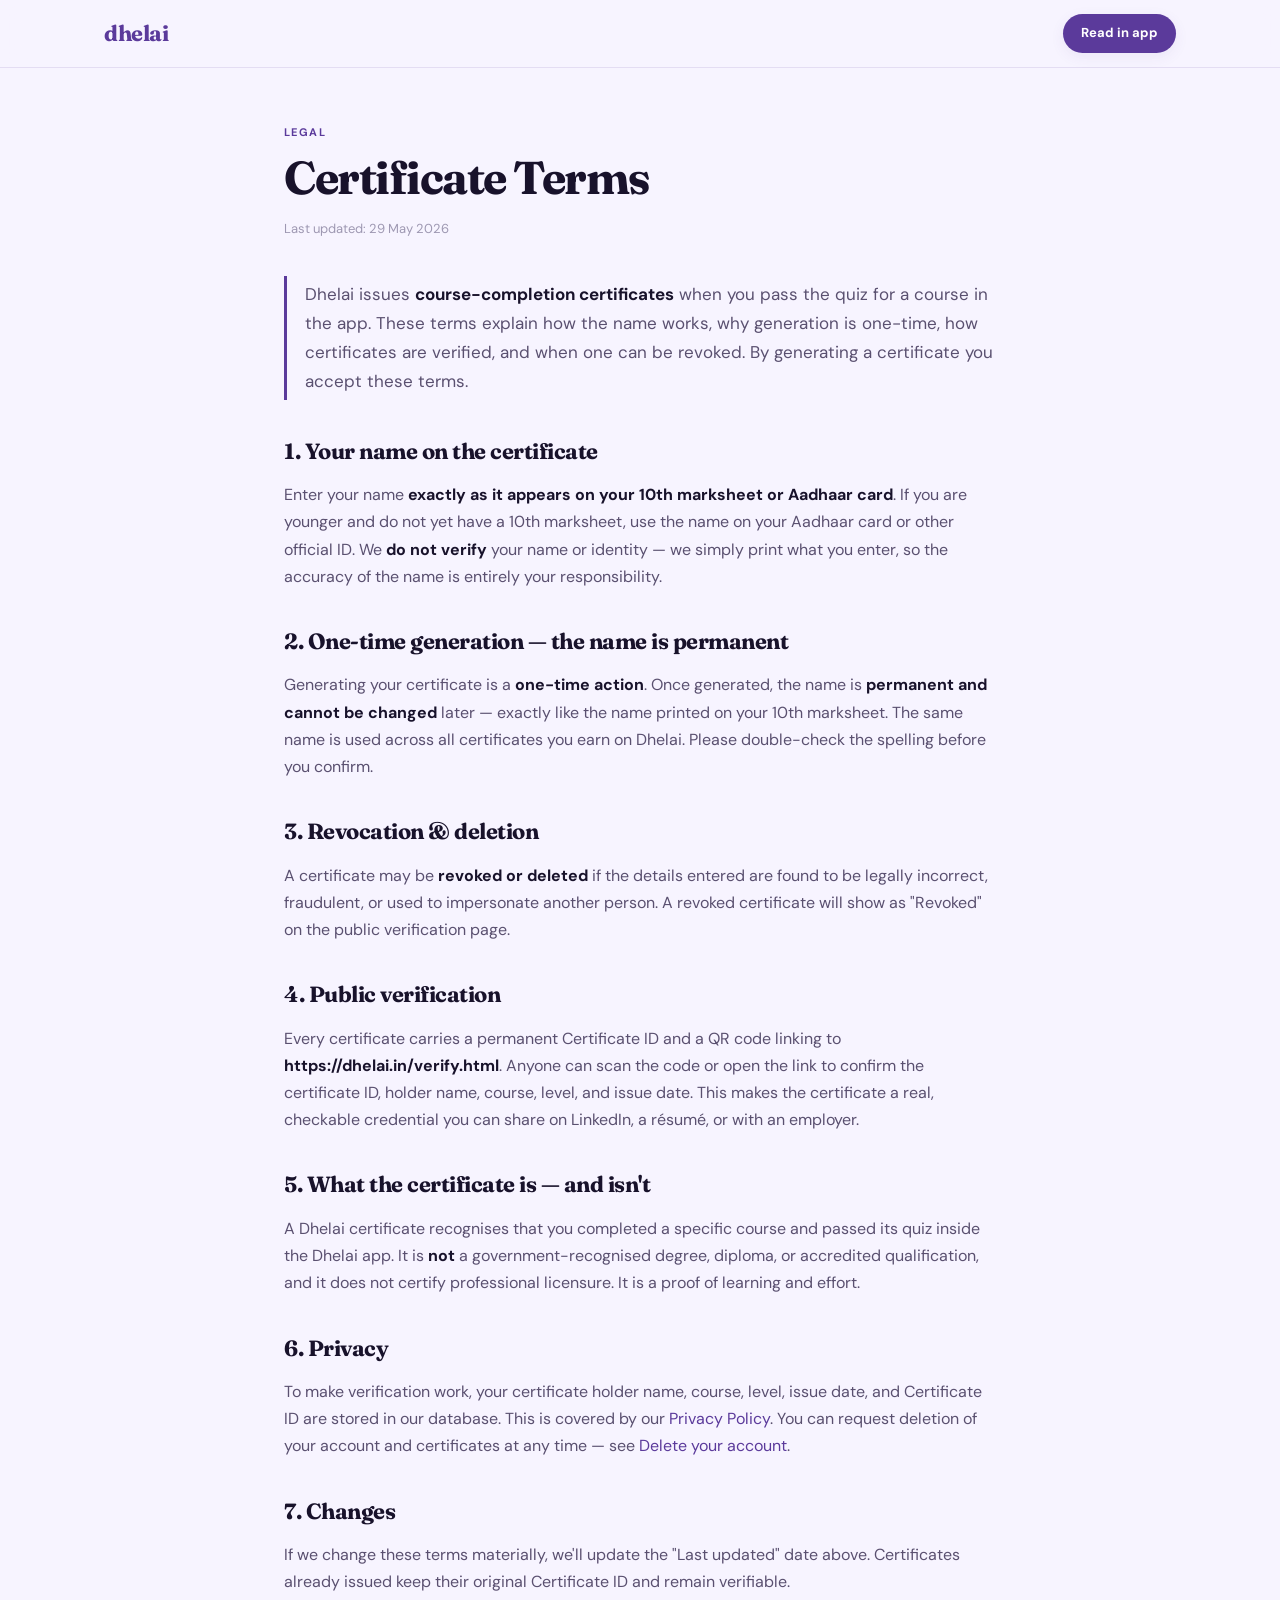
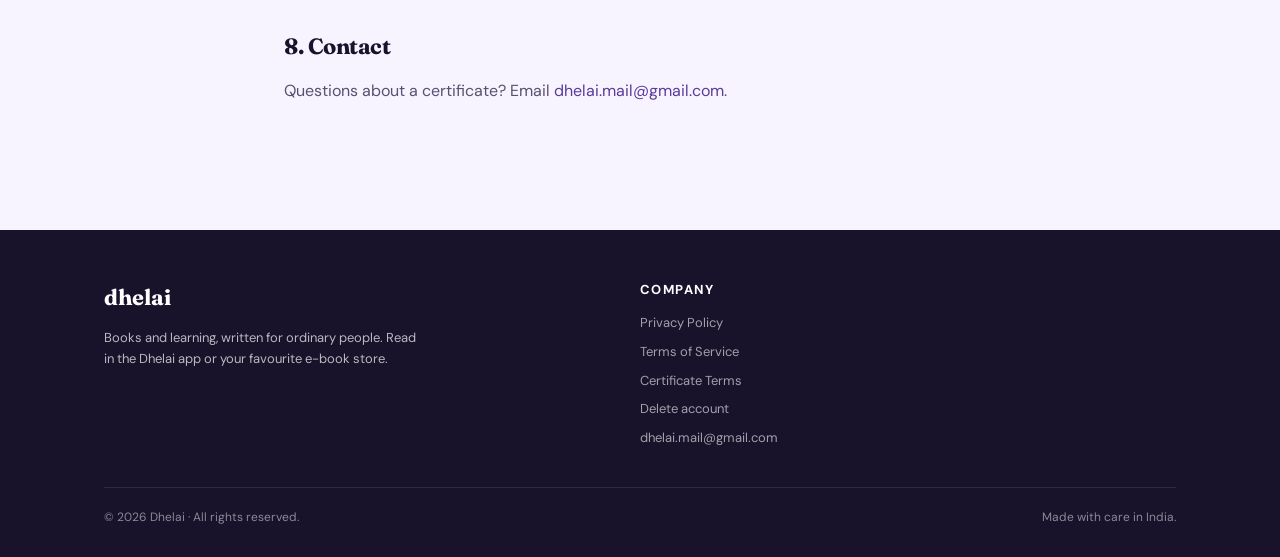
<file: certificate-terms.html>
<!DOCTYPE html>
<html lang="en">
<head>
  <meta charset="UTF-8" />
  <meta name="viewport" content="width=device-width, initial-scale=1.0" />
  <title>Certificate Terms — Dhelai</title>
  <meta name="description" content="Terms for Dhelai course-completion certificates: name accuracy, one-time generation, verification, and revocation." />
  <meta name="theme-color" content="#5B3A9B" />
  <meta name="robots" content="index, follow" />

  <link rel="preconnect" href="https://fonts.googleapis.com" />
  <link rel="preconnect" href="https://fonts.gstatic.com" crossorigin />
  <link
    href="https://fonts.googleapis.com/css2?family=Fraunces:ital,wght@0,400;0,700;1,400&family=DM+Sans:wght@400;500;700&display=swap"
    rel="stylesheet"
  />
  <link rel="stylesheet" href="styles.css" />
</head>
<body>

  <nav>
    <div class="nav-inner">
      <a href="/" class="logo">dhelai</a>
      <a href="/#read-in-app" class="nav-cta">Read in app</a>
    </div>
  </nav>

  <article class="legal">
    <div class="eyebrow">Legal</div>
    <h1>Certificate Terms</h1>
    <p class="updated">Last updated: 29 May 2026</p>

    <p class="lead">
      Dhelai issues <strong>course-completion certificates</strong> when you pass the quiz for a course in
      the app. These terms explain how the name works, why generation is one-time, how certificates are
      verified, and when one can be revoked. By generating a certificate you accept these terms.
    </p>

    <h2>1. Your name on the certificate</h2>
    <p>
      Enter your name <strong>exactly as it appears on your 10th marksheet or Aadhaar card</strong>. If you
      are younger and do not yet have a 10th marksheet, use the name on your Aadhaar card or other official
      ID. We <strong>do not verify</strong> your name or identity — we simply print what you enter, so the
      accuracy of the name is entirely your responsibility.
    </p>

    <h2>2. One-time generation — the name is permanent</h2>
    <p>
      Generating your certificate is a <strong>one-time action</strong>. Once generated, the name is
      <strong>permanent and cannot be changed</strong> later — exactly like the name printed on your 10th
      marksheet. The same name is used across all certificates you earn on Dhelai. Please double-check the
      spelling before you confirm.
    </p>

    <h2>3. Revocation &amp; deletion</h2>
    <p>
      A certificate may be <strong>revoked or deleted</strong> if the details entered are found to be
      legally incorrect, fraudulent, or used to impersonate another person. A revoked certificate will show
      as "Revoked" on the public verification page.
    </p>

    <h2>4. Public verification</h2>
    <p>
      Every certificate carries a permanent Certificate ID and a QR code linking to
      <strong>https://dhelai.in/verify.html</strong>. Anyone can scan the code or open the link to confirm
      the certificate ID, holder name, course, level, and issue date. This makes the certificate a real,
      checkable credential you can share on LinkedIn, a résumé, or with an employer.
    </p>

    <h2>5. What the certificate is — and isn't</h2>
    <p>
      A Dhelai certificate recognises that you completed a specific course and passed its quiz inside the
      Dhelai app. It is <strong>not</strong> a government-recognised degree, diploma, or accredited
      qualification, and it does not certify professional licensure. It is a proof of learning and effort.
    </p>

    <h2>6. Privacy</h2>
    <p>
      To make verification work, your certificate holder name, course, level, issue date, and Certificate ID
      are stored in our database. This is covered by our
      <a href="privacy-policy.html">Privacy Policy</a>. You can request deletion of your account and
      certificates at any time — see <a href="delete-account.html">Delete your account</a>.
    </p>

    <h2>7. Changes</h2>
    <p>
      If we change these terms materially, we'll update the "Last updated" date above. Certificates already
      issued keep their original Certificate ID and remain verifiable.
    </p>

    <h2>8. Contact</h2>
    <p>
      Questions about a certificate? Email <a href="mailto:dhelai.mail@gmail.com">dhelai.mail@gmail.com</a>.
    </p>
  </article>

  <footer>
    <div class="container">
      <div class="footer-grid">
        <div>
          <div class="footer-brand">dhelai</div>
          <p class="footer-tag">
            Books and learning, written for ordinary people. Read in the Dhelai app or your favourite
            e-book store.
          </p>
        </div>
        <div>
          <h4>Company</h4>
          <ul class="footer-links">
            <li><a href="privacy-policy.html">Privacy Policy</a></li>
            <li><a href="terms.html">Terms of Service</a></li>
            <li><a href="certificate-terms.html">Certificate Terms</a></li>
            <li><a href="delete-account.html">Delete account</a></li>
            <li><a href="mailto:dhelai.mail@gmail.com">dhelai.mail@gmail.com</a></li>
          </ul>
        </div>
      </div>
      <div class="footer-bottom">
        <span>© <span id="year">2026</span> Dhelai · All rights reserved.</span>
        <span>Made with care in India.</span>
      </div>
    </div>
  </footer>

  <script>
    document.getElementById('year').textContent = new Date().getFullYear();
  </script>
</body>
</html>
</file>
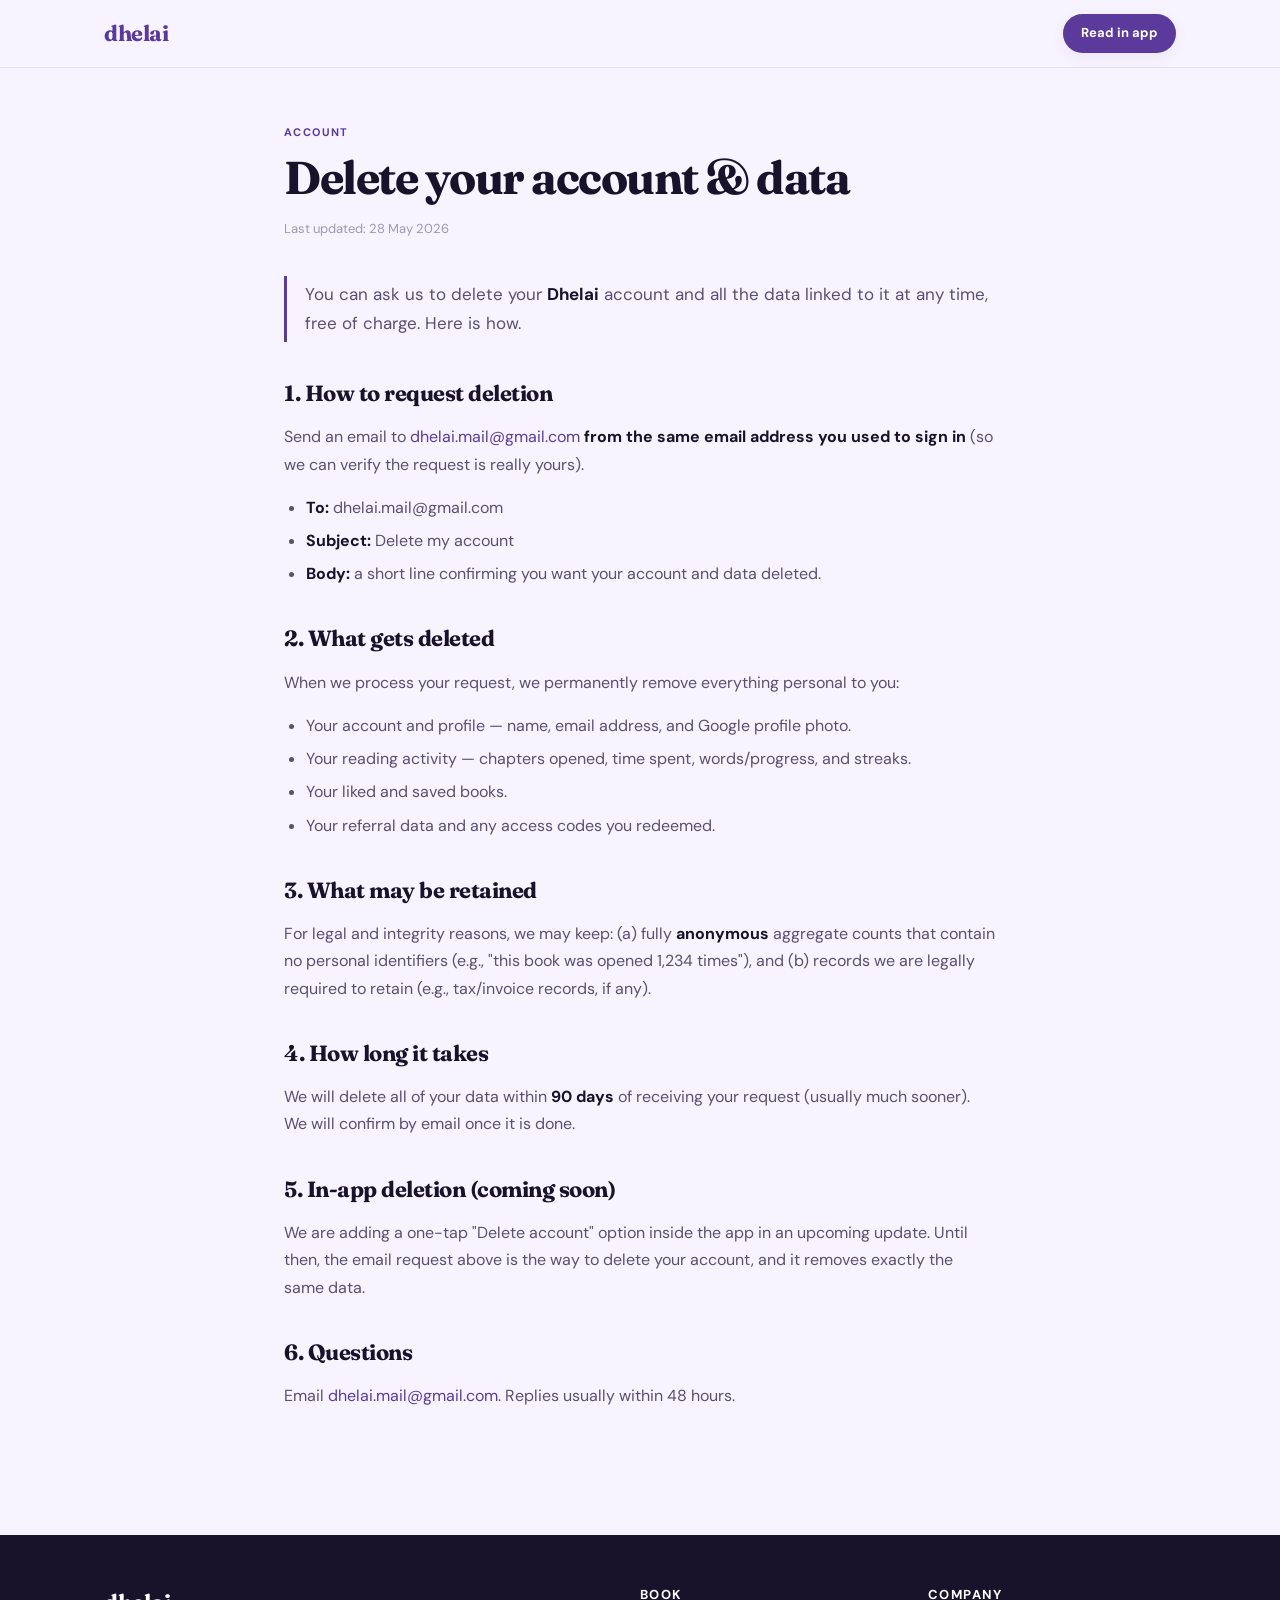
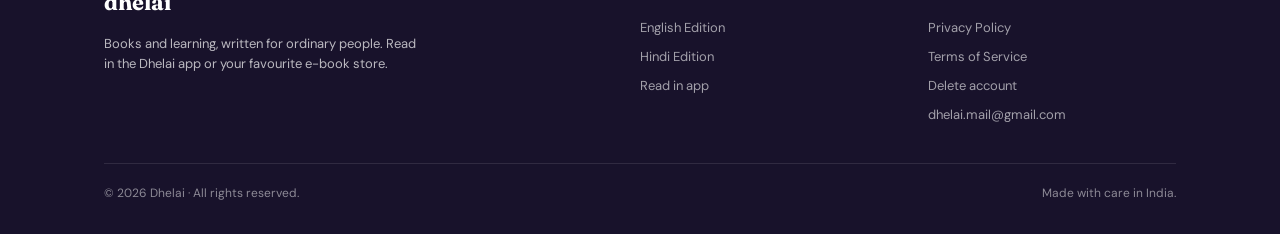
<file: delete-account.html>
<!DOCTYPE html>
<html lang="en">
<head>
  <meta charset="UTF-8" />
  <meta name="viewport" content="width=device-width, initial-scale=1.0" />
  <title>Delete your account — Dhelai</title>
  <meta
    name="description"
    content="How to delete your Dhelai account and all associated data."
  />
  <meta name="theme-color" content="#5B3A9B" />
  <meta name="robots" content="index, follow" />

  <link rel="preconnect" href="https://fonts.googleapis.com" />
  <link rel="preconnect" href="https://fonts.gstatic.com" crossorigin />
  <link
    href="https://fonts.googleapis.com/css2?family=Fraunces:ital,wght@0,400;0,700;1,400&family=DM+Sans:wght@400;500;700&display=swap"
    rel="stylesheet"
  />
  <link rel="stylesheet" href="styles.css" />
</head>
<body>

  <nav>
    <div class="nav-inner">
      <a href="/" class="logo">dhelai</a>
      <a href="/#read-in-app" class="nav-cta">Read in app</a>
    </div>
  </nav>

  <article class="legal">
    <div class="eyebrow">Account</div>
    <h1>Delete your account &amp; data</h1>
    <p class="updated">Last updated: 28 May 2026</p>

    <p class="lead">
      You can ask us to delete your <strong>Dhelai</strong> account and all the data
      linked to it at any time, free of charge. Here is how.
    </p>

    <h2>1. How to request deletion</h2>
    <p>
      Send an email to
      <a href="mailto:dhelai.mail@gmail.com?subject=Delete my account">dhelai.mail@gmail.com</a>
      <strong>from the same email address you used to sign in</strong> (so we can verify the
      request is really yours).
    </p>
    <ul>
      <li><strong>To:</strong> dhelai.mail@gmail.com</li>
      <li><strong>Subject:</strong> Delete my account</li>
      <li><strong>Body:</strong> a short line confirming you want your account and data deleted.</li>
    </ul>

    <h2>2. What gets deleted</h2>
    <p>When we process your request, we permanently remove everything personal to you:</p>
    <ul>
      <li>Your account and profile — name, email address, and Google profile photo.</li>
      <li>Your reading activity — chapters opened, time spent, words/progress, and streaks.</li>
      <li>Your liked and saved books.</li>
      <li>Your referral data and any access codes you redeemed.</li>
    </ul>

    <h2>3. What may be retained</h2>
    <p>
      For legal and integrity reasons, we may keep: (a) fully <strong>anonymous</strong> aggregate
      counts that contain no personal identifiers (e.g., "this book was opened 1,234 times"),
      and (b) records we are legally required to retain (e.g., tax/invoice records, if any).
    </p>

    <h2>4. How long it takes</h2>
    <p>
      We will delete all of your data within <strong>90 days</strong> of receiving your request
      (usually much sooner). We will confirm by email once it is done.
    </p>

    <h2>5. In-app deletion (coming soon)</h2>
    <p>
      We are adding a one-tap "Delete account" option inside the app in an upcoming update.
      Until then, the email request above is the way to delete your account, and it removes
      exactly the same data.
    </p>

    <h2>6. Questions</h2>
    <p>
      Email <a href="mailto:dhelai.mail@gmail.com">dhelai.mail@gmail.com</a>. Replies usually
      within 48 hours.
    </p>
  </article>

  <footer>
    <div class="container">
      <div class="footer-grid">
        <div>
          <div class="footer-brand">dhelai</div>
          <p class="footer-tag">
            Books and learning, written for ordinary people. Read in the Dhelai app or your
            favourite e-book store.
          </p>
        </div>
        <div>
          <h4>Book</h4>
          <ul class="footer-links">
            <li><a href="/#editions">English Edition</a></li>
            <li><a href="/#editions">Hindi Edition</a></li>
            <li><a href="/#read-in-app">Read in app</a></li>
          </ul>
        </div>
        <div>
          <h4>Company</h4>
          <ul class="footer-links">
            <li><a href="privacy-policy.html">Privacy Policy</a></li>
            <li><a href="terms.html">Terms of Service</a></li>
            <li><a href="delete-account.html">Delete account</a></li>
            <li><a href="mailto:dhelai.mail@gmail.com">dhelai.mail@gmail.com</a></li>
          </ul>
        </div>
      </div>
      <div class="footer-bottom">
        <span>© <span id="year">2026</span> Dhelai · All rights reserved.</span>
        <span>Made with care in India.</span>
      </div>
    </div>
  </footer>

  <script>
    document.getElementById('year').textContent = new Date().getFullYear();
  </script>
</body>
</html>
</file>
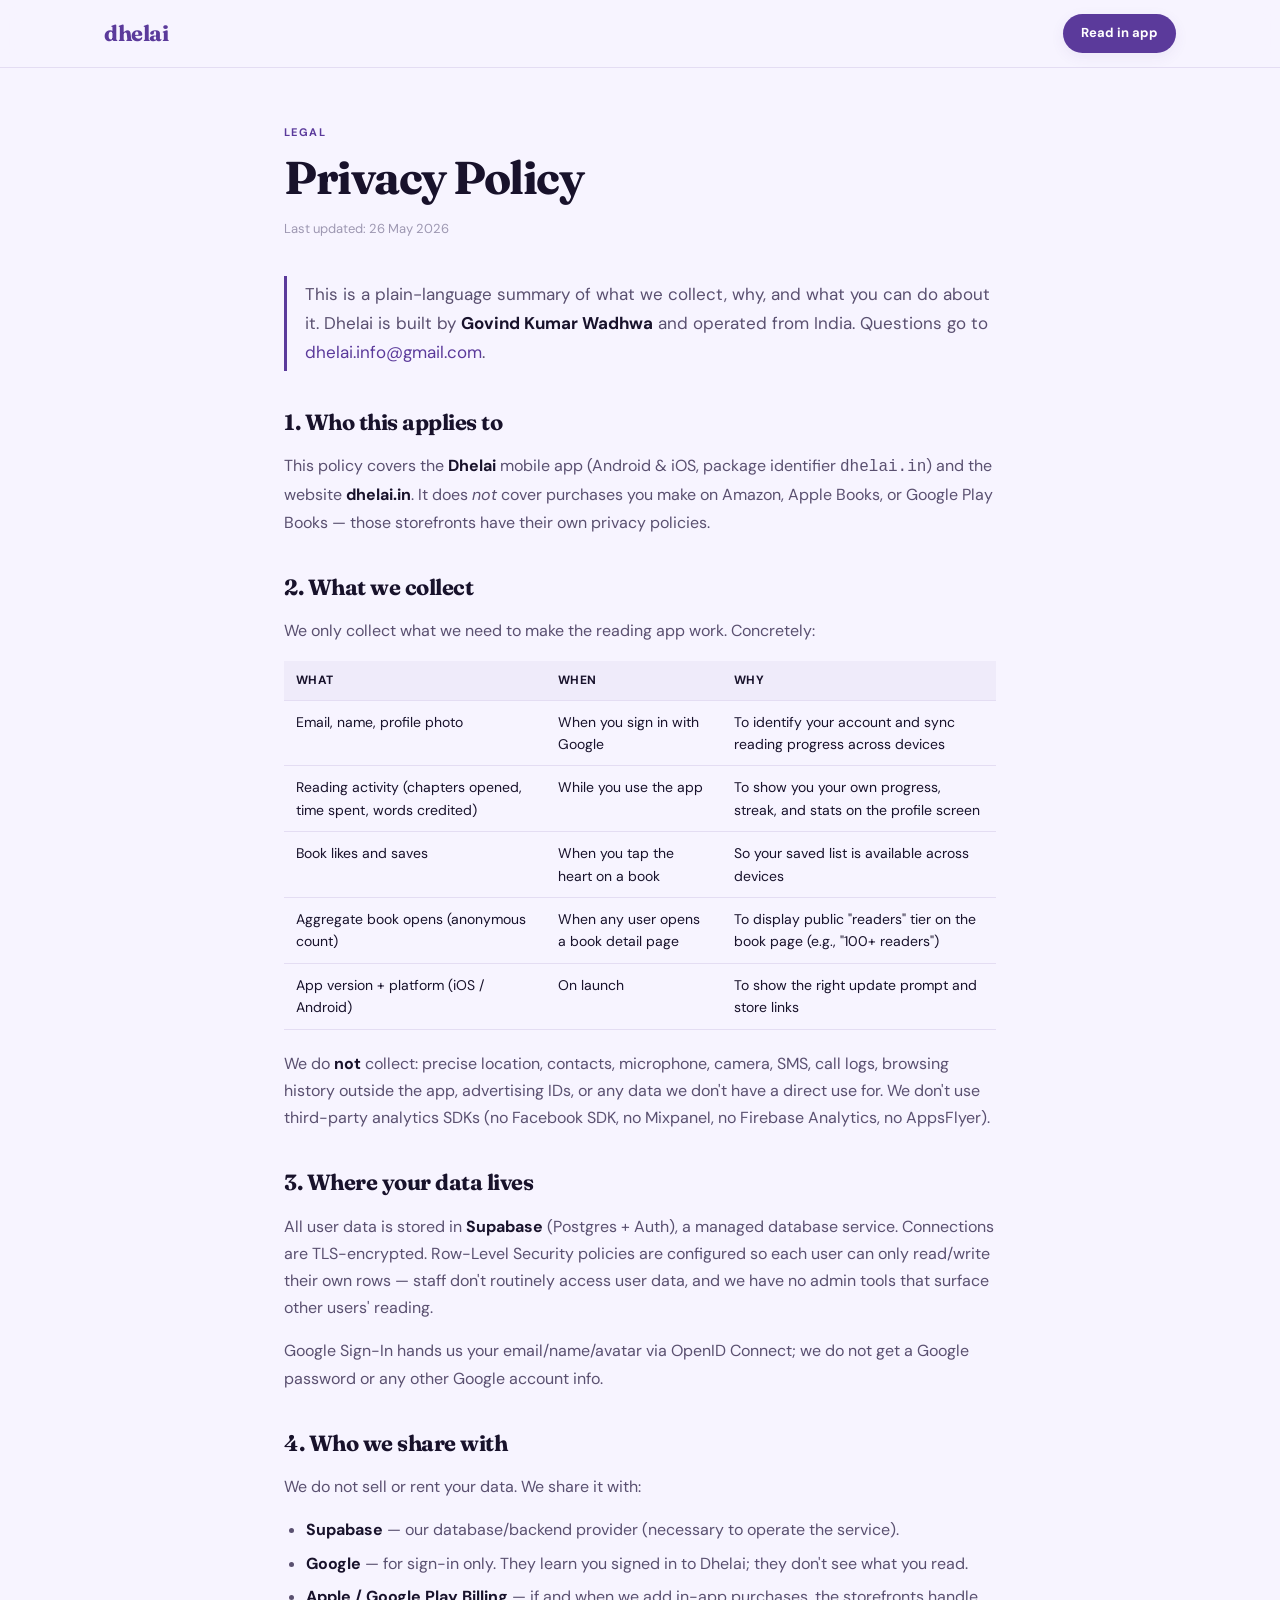
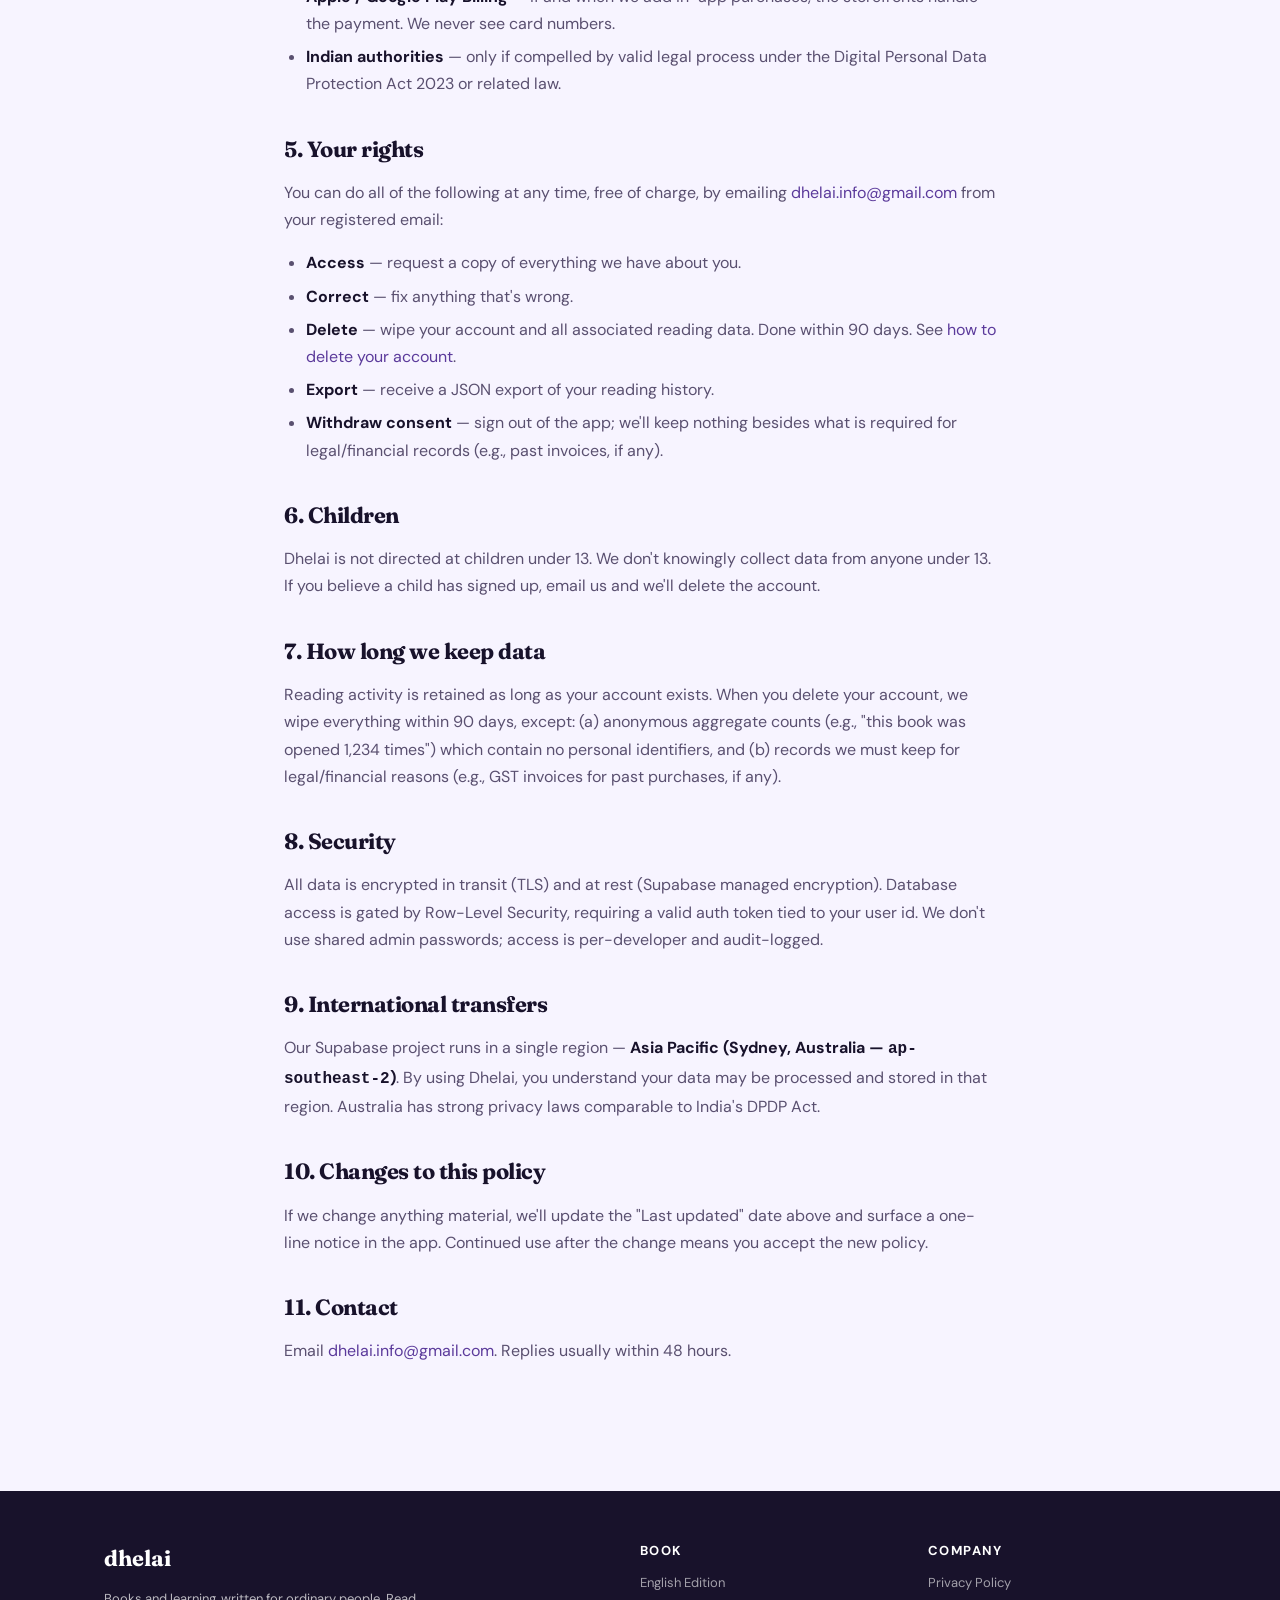
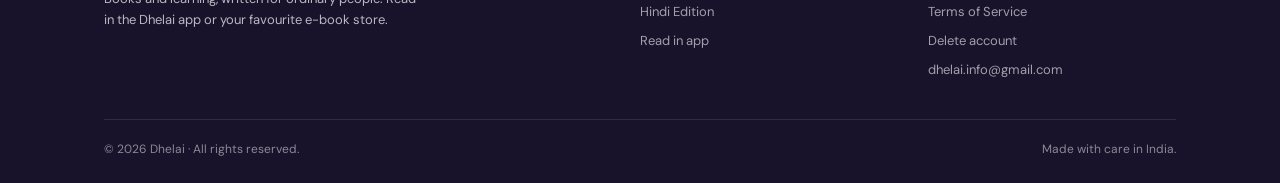
<file: privacy-policy.html>
<!DOCTYPE html>
<html lang="en">
<head>
  <meta charset="UTF-8" />
  <meta name="viewport" content="width=device-width, initial-scale=1.0" />
  <title>Privacy Policy — Dhelai</title>
  <meta
    name="description"
    content="How Dhelai handles your data. Simple, specific, and short."
  />
  <meta name="theme-color" content="#5B3A9B" />
  <meta name="robots" content="index, follow" />

  <link rel="preconnect" href="https://fonts.googleapis.com" />
  <link rel="preconnect" href="https://fonts.gstatic.com" crossorigin />
  <link
    href="https://fonts.googleapis.com/css2?family=Fraunces:ital,wght@0,400;0,700;1,400&family=DM+Sans:wght@400;500;700&display=swap"
    rel="stylesheet"
  />
  <link rel="stylesheet" href="styles.css" />
</head>
<body>

  <nav>
    <div class="nav-inner">
      <a href="/" class="logo">dhelai</a>
      <a href="/#read-in-app" class="nav-cta">Read in app</a>
    </div>
  </nav>

  <article class="legal">
    <div class="eyebrow">Legal</div>
    <h1>Privacy Policy</h1>
    <p class="updated">Last updated: 26 May 2026</p>

    <p class="lead">
      This is a plain-language summary of what we collect, why, and what you can do
      about it. Dhelai is built by <strong>Govind Kumar Wadhwa</strong> and operated from
      India. Questions go to <a href="mailto:dhelai.info@gmail.com">dhelai.info@gmail.com</a>.
    </p>

    <h2>1. Who this applies to</h2>
    <p>
      This policy covers the <strong>Dhelai</strong> mobile app (Android &amp; iOS, package
      identifier <code>dhelai.in</code>) and the website <strong>dhelai.in</strong>. It does
      <em>not</em> cover purchases you make on Amazon, Apple Books, or Google Play Books —
      those storefronts have their own privacy policies.
    </p>

    <h2>2. What we collect</h2>
    <p>
      We only collect what we need to make the reading app work. Concretely:
    </p>
    <table>
      <thead>
        <tr>
          <th>What</th>
          <th>When</th>
          <th>Why</th>
        </tr>
      </thead>
      <tbody>
        <tr>
          <td>Email, name, profile photo</td>
          <td>When you sign in with Google</td>
          <td>To identify your account and sync reading progress across devices</td>
        </tr>
        <tr>
          <td>Reading activity (chapters opened, time spent, words credited)</td>
          <td>While you use the app</td>
          <td>To show you your own progress, streak, and stats on the profile screen</td>
        </tr>
        <tr>
          <td>Book likes and saves</td>
          <td>When you tap the heart on a book</td>
          <td>So your saved list is available across devices</td>
        </tr>
        <tr>
          <td>Aggregate book opens (anonymous count)</td>
          <td>When any user opens a book detail page</td>
          <td>To display public "readers" tier on the book page (e.g., "100+ readers")</td>
        </tr>
        <tr>
          <td>App version + platform (iOS / Android)</td>
          <td>On launch</td>
          <td>To show the right update prompt and store links</td>
        </tr>
      </tbody>
    </table>

    <p>
      We do <strong>not</strong> collect: precise location, contacts, microphone, camera,
      SMS, call logs, browsing history outside the app, advertising IDs, or any data we
      don't have a direct use for. We don't use third-party analytics SDKs (no Facebook
      SDK, no Mixpanel, no Firebase Analytics, no AppsFlyer).
    </p>

    <h2>3. Where your data lives</h2>
    <p>
      All user data is stored in <strong>Supabase</strong> (Postgres + Auth), a managed
      database service. Connections are TLS-encrypted. Row-Level Security policies are
      configured so each user can only read/write their own rows — staff don't routinely
      access user data, and we have no admin tools that surface other users' reading.
    </p>
    <p>
      Google Sign-In hands us your email/name/avatar via OpenID Connect; we do not get a
      Google password or any other Google account info.
    </p>

    <h2>4. Who we share with</h2>
    <p>
      We do not sell or rent your data. We share it with:
    </p>
    <ul>
      <li><strong>Supabase</strong> — our database/backend provider (necessary to operate the service).</li>
      <li><strong>Google</strong> — for sign-in only. They learn you signed in to Dhelai; they don't see what you read.</li>
      <li><strong>Apple / Google Play Billing</strong> — if and when we add in-app purchases, the storefronts handle the payment. We never see card numbers.</li>
      <li><strong>Indian authorities</strong> — only if compelled by valid legal process under the Digital Personal Data Protection Act 2023 or related law.</li>
    </ul>

    <h2>5. Your rights</h2>
    <p>
      You can do all of the following at any time, free of charge, by emailing
      <a href="mailto:dhelai.info@gmail.com">dhelai.info@gmail.com</a> from your registered email:
    </p>
    <ul>
      <li><strong>Access</strong> — request a copy of everything we have about you.</li>
      <li><strong>Correct</strong> — fix anything that's wrong.</li>
      <li><strong>Delete</strong> — wipe your account and all associated reading data. Done within 90 days. See <a href="delete-account.html">how to delete your account</a>.</li>
      <li><strong>Export</strong> — receive a JSON export of your reading history.</li>
      <li><strong>Withdraw consent</strong> — sign out of the app; we'll keep nothing besides what is required for legal/financial records (e.g., past invoices, if any).</li>
    </ul>

    <h2>6. Children</h2>
    <p>
      Dhelai is not directed at children under 13. We don't knowingly collect data from
      anyone under 13. If you believe a child has signed up, email us and we'll delete the
      account.
    </p>

    <h2>7. How long we keep data</h2>
    <p>
      Reading activity is retained as long as your account exists. When you delete your
      account, we wipe everything within 90 days, except: (a) anonymous aggregate counts
      (e.g., "this book was opened 1,234 times") which contain no personal identifiers,
      and (b) records we must keep for legal/financial reasons (e.g., GST invoices for past
      purchases, if any).
    </p>

    <h2>8. Security</h2>
    <p>
      All data is encrypted in transit (TLS) and at rest (Supabase managed encryption).
      Database access is gated by Row-Level Security, requiring a valid auth token tied to
      your user id. We don't use shared admin passwords; access is per-developer and
      audit-logged.
    </p>

    <h2>9. International transfers</h2>
    <p>
      Our Supabase project runs in a single region —
      <strong>Asia Pacific (Sydney, Australia — <code>ap-southeast-2</code>)</strong>.
      By using Dhelai, you understand your data may be processed and stored in that
      region. Australia has strong privacy laws comparable to India's DPDP Act.
    </p>

    <h2>10. Changes to this policy</h2>
    <p>
      If we change anything material, we'll update the "Last updated" date above and
      surface a one-line notice in the app. Continued use after the change means you
      accept the new policy.
    </p>

    <h2>11. Contact</h2>
    <p>
      Email <a href="mailto:dhelai.info@gmail.com">dhelai.info@gmail.com</a>. Replies usually within
      48 hours.
    </p>
  </article>

  <footer>
    <div class="container">
      <div class="footer-grid">
        <div>
          <div class="footer-brand">dhelai</div>
          <p class="footer-tag">
            Books and learning, written for ordinary people. Read in the Dhelai app or your
            favourite e-book store.
          </p>
        </div>
        <div>
          <h4>Book</h4>
          <ul class="footer-links">
            <li><a href="/#editions">English Edition</a></li>
            <li><a href="/#editions">Hindi Edition</a></li>
            <li><a href="/#read-in-app">Read in app</a></li>
          </ul>
        </div>
        <div>
          <h4>Company</h4>
          <ul class="footer-links">
            <li><a href="privacy-policy.html">Privacy Policy</a></li>
            <li><a href="terms.html">Terms of Service</a></li>
            <li><a href="delete-account.html">Delete account</a></li>
            <li><a href="mailto:dhelai.info@gmail.com">dhelai.info@gmail.com</a></li>
          </ul>
        </div>
      </div>
      <div class="footer-bottom">
        <span>© <span id="year">2026</span> Dhelai · All rights reserved.</span>
        <span>Made with care in India.</span>
      </div>
    </div>
  </footer>

  <script>
    document.getElementById('year').textContent = new Date().getFullYear();
  </script>
</body>
</html>
</file>
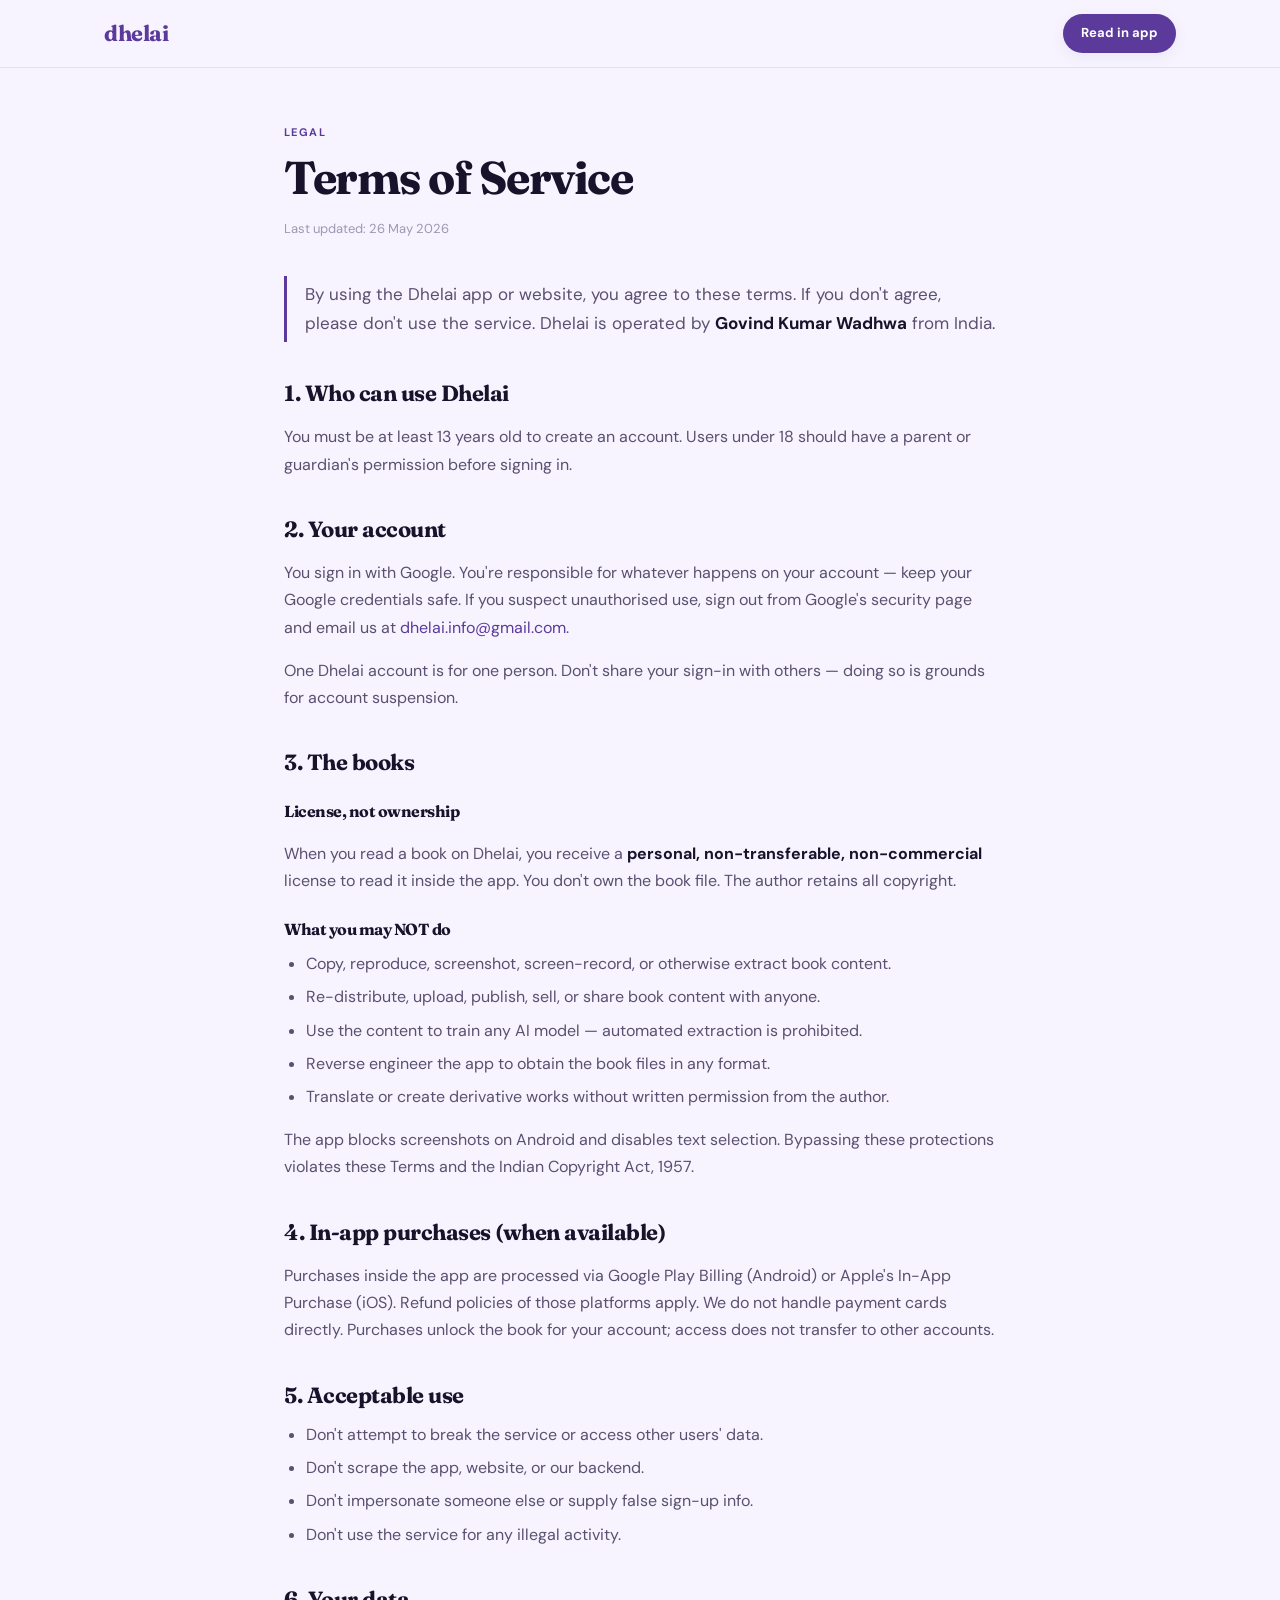
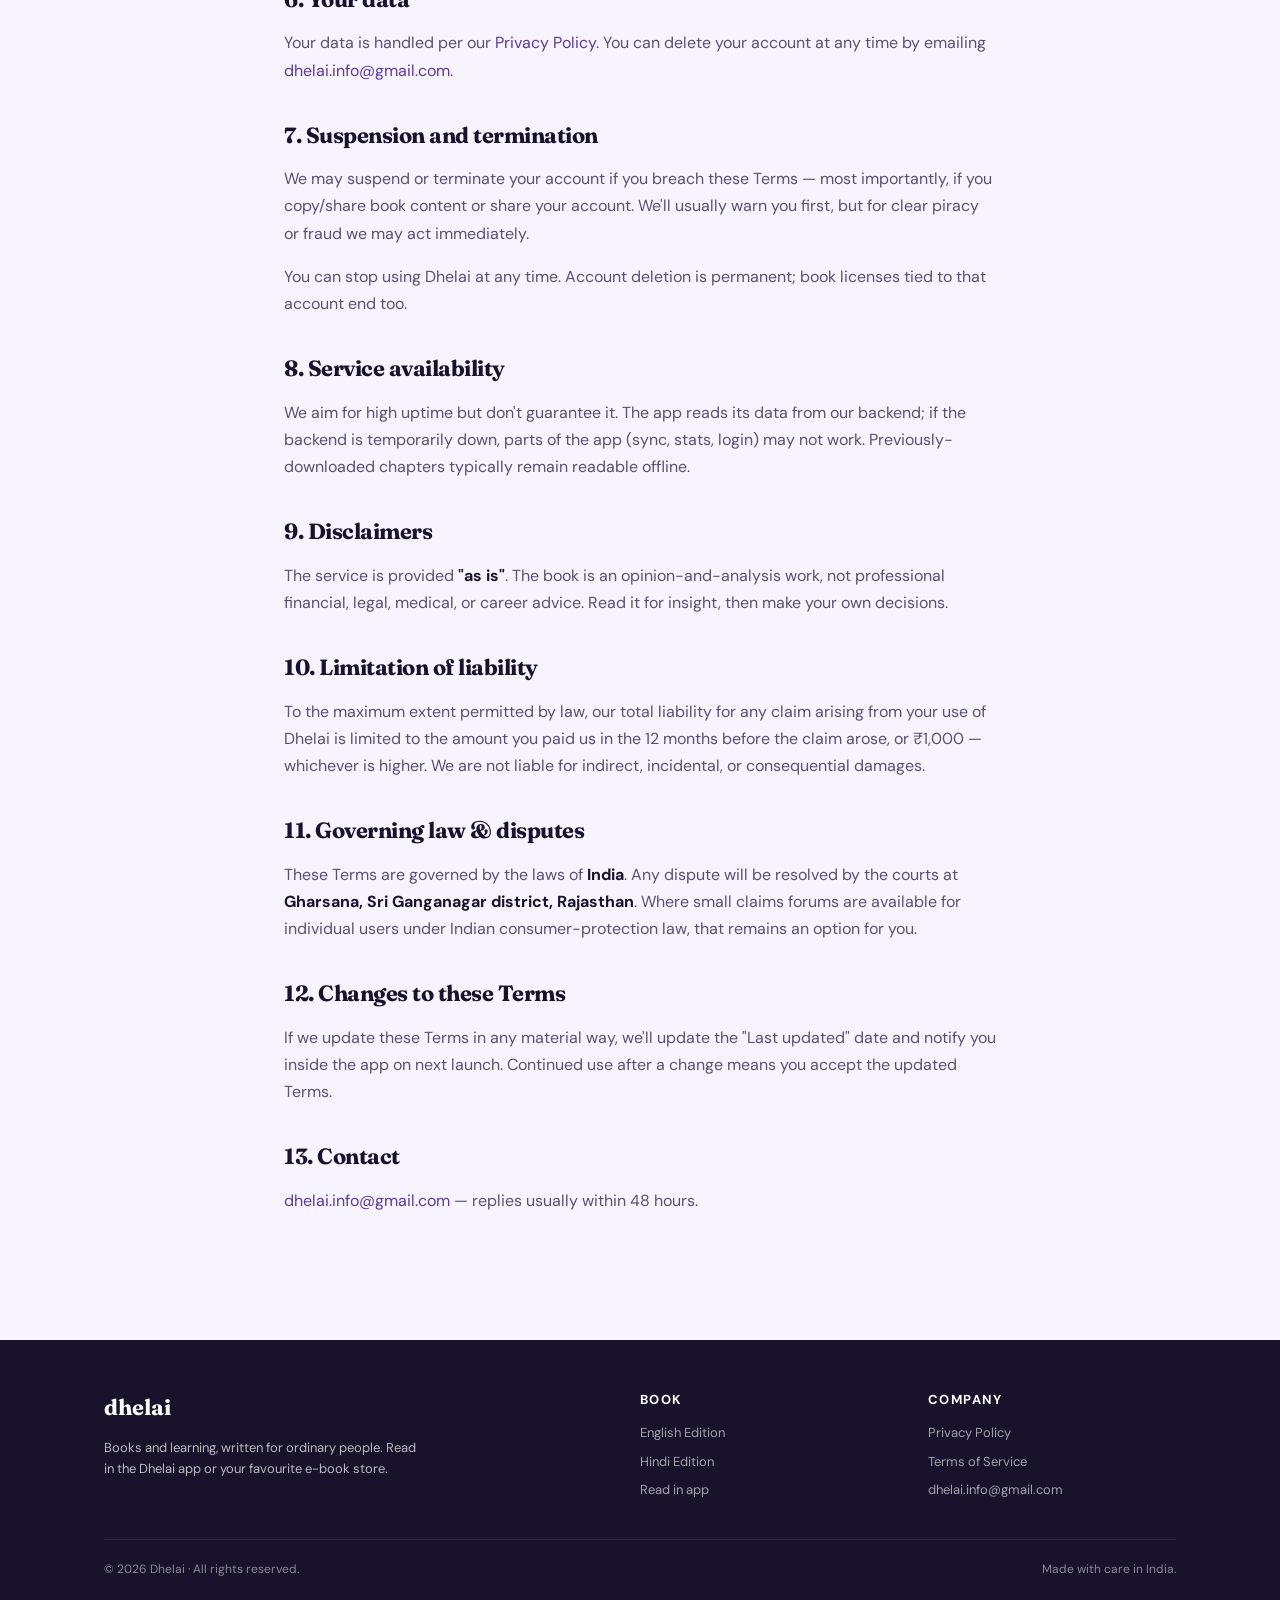
<file: terms.html>
<!DOCTYPE html>
<html lang="en">
<head>
  <meta charset="UTF-8" />
  <meta name="viewport" content="width=device-width, initial-scale=1.0" />
  <title>Terms of Service — Dhelai</title>
  <meta
    name="description"
    content="The agreement between you and Dhelai when you use our app or website."
  />
  <meta name="theme-color" content="#5B3A9B" />
  <meta name="robots" content="index, follow" />

  <link rel="preconnect" href="https://fonts.googleapis.com" />
  <link rel="preconnect" href="https://fonts.gstatic.com" crossorigin />
  <link
    href="https://fonts.googleapis.com/css2?family=Fraunces:ital,wght@0,400;0,700;1,400&family=DM+Sans:wght@400;500;700&display=swap"
    rel="stylesheet"
  />
  <link rel="stylesheet" href="styles.css" />
</head>
<body>

  <nav>
    <div class="nav-inner">
      <a href="/" class="logo">dhelai</a>
      <a href="/#read-in-app" class="nav-cta">Read in app</a>
    </div>
  </nav>

  <article class="legal">
    <div class="eyebrow">Legal</div>
    <h1>Terms of Service</h1>
    <p class="updated">Last updated: 26 May 2026</p>

    <p class="lead">
      By using the Dhelai app or website, you agree to these terms. If you don't agree,
      please don't use the service. Dhelai is operated by <strong>Govind Kumar Wadhwa</strong>
      from India.
    </p>

    <h2>1. Who can use Dhelai</h2>
    <p>
      You must be at least 13 years old to create an account. Users under 18 should have
      a parent or guardian's permission before signing in.
    </p>

    <h2>2. Your account</h2>
    <p>
      You sign in with Google. You're responsible for whatever happens on your account —
      keep your Google credentials safe. If you suspect unauthorised use, sign out from
      Google's security page and email us at
      <a href="mailto:dhelai.info@gmail.com">dhelai.info@gmail.com</a>.
    </p>
    <p>
      One Dhelai account is for one person. Don't share your sign-in with others —
      doing so is grounds for account suspension.
    </p>

    <h2>3. The books</h2>
    <h3>License, not ownership</h3>
    <p>
      When you read a book on Dhelai, you receive a <strong>personal, non-transferable,
      non-commercial</strong> license to read it inside the app. You don't own the book file.
      The author retains all copyright.
    </p>

    <h3>What you may NOT do</h3>
    <ul>
      <li>Copy, reproduce, screenshot, screen-record, or otherwise extract book content.</li>
      <li>Re-distribute, upload, publish, sell, or share book content with anyone.</li>
      <li>Use the content to train any AI model — automated extraction is prohibited.</li>
      <li>Reverse engineer the app to obtain the book files in any format.</li>
      <li>Translate or create derivative works without written permission from the author.</li>
    </ul>
    <p>
      The app blocks screenshots on Android and disables text selection. Bypassing these
      protections violates these Terms and the Indian Copyright Act, 1957.
    </p>

    <h2>4. In-app purchases (when available)</h2>
    <p>
      Purchases inside the app are processed via Google Play Billing (Android) or Apple's
      In-App Purchase (iOS). Refund policies of those platforms apply. We do not handle
      payment cards directly. Purchases unlock the book for your account; access does not
      transfer to other accounts.
    </p>

    <h2>5. Acceptable use</h2>
    <ul>
      <li>Don't attempt to break the service or access other users' data.</li>
      <li>Don't scrape the app, website, or our backend.</li>
      <li>Don't impersonate someone else or supply false sign-up info.</li>
      <li>Don't use the service for any illegal activity.</li>
    </ul>

    <h2>6. Your data</h2>
    <p>
      Your data is handled per our
      <a href="privacy-policy.html">Privacy Policy</a>. You can delete your account at any
      time by emailing <a href="mailto:dhelai.info@gmail.com">dhelai.info@gmail.com</a>.
    </p>

    <h2>7. Suspension and termination</h2>
    <p>
      We may suspend or terminate your account if you breach these Terms — most importantly,
      if you copy/share book content or share your account. We'll usually warn you first,
      but for clear piracy or fraud we may act immediately.
    </p>
    <p>
      You can stop using Dhelai at any time. Account deletion is permanent; book licenses
      tied to that account end too.
    </p>

    <h2>8. Service availability</h2>
    <p>
      We aim for high uptime but don't guarantee it. The app reads its data from our
      backend; if the backend is temporarily down, parts of the app (sync, stats, login)
      may not work. Previously-downloaded chapters typically remain readable offline.
    </p>

    <h2>9. Disclaimers</h2>
    <p>
      The service is provided <strong>"as is"</strong>. The book is an opinion-and-analysis
      work, not professional financial, legal, medical, or career advice. Read it for
      insight, then make your own decisions.
    </p>

    <h2>10. Limitation of liability</h2>
    <p>
      To the maximum extent permitted by law, our total liability for any claim arising
      from your use of Dhelai is limited to the amount you paid us in the 12 months before
      the claim arose, or ₹1,000 — whichever is higher. We are not liable for indirect,
      incidental, or consequential damages.
    </p>

    <h2>11. Governing law &amp; disputes</h2>
    <p>
      These Terms are governed by the laws of <strong>India</strong>. Any dispute will be
      resolved by the courts at <strong>Gharsana, Sri Ganganagar district, Rajasthan</strong>.
      Where small claims forums are available for individual users under Indian
      consumer-protection law, that remains an option for you.
    </p>

    <h2>12. Changes to these Terms</h2>
    <p>
      If we update these Terms in any material way, we'll update the "Last updated" date
      and notify you inside the app on next launch. Continued use after a change means you
      accept the updated Terms.
    </p>

    <h2>13. Contact</h2>
    <p>
      <a href="mailto:dhelai.info@gmail.com">dhelai.info@gmail.com</a> — replies usually within 48
      hours.
    </p>
  </article>

  <footer>
    <div class="container">
      <div class="footer-grid">
        <div>
          <div class="footer-brand">dhelai</div>
          <p class="footer-tag">
            Books and learning, written for ordinary people. Read in the Dhelai app or your
            favourite e-book store.
          </p>
        </div>
        <div>
          <h4>Book</h4>
          <ul class="footer-links">
            <li><a href="/#editions">English Edition</a></li>
            <li><a href="/#editions">Hindi Edition</a></li>
            <li><a href="/#read-in-app">Read in app</a></li>
          </ul>
        </div>
        <div>
          <h4>Company</h4>
          <ul class="footer-links">
            <li><a href="privacy-policy.html">Privacy Policy</a></li>
            <li><a href="terms.html">Terms of Service</a></li>
            <li><a href="mailto:dhelai.info@gmail.com">dhelai.info@gmail.com</a></li>
          </ul>
        </div>
      </div>
      <div class="footer-bottom">
        <span>© <span id="year">2026</span> Dhelai · All rights reserved.</span>
        <span>Made with care in India.</span>
      </div>
    </div>
  </footer>

  <script>
    document.getElementById('year').textContent = new Date().getFullYear();
  </script>
</body>
</html>
</file>
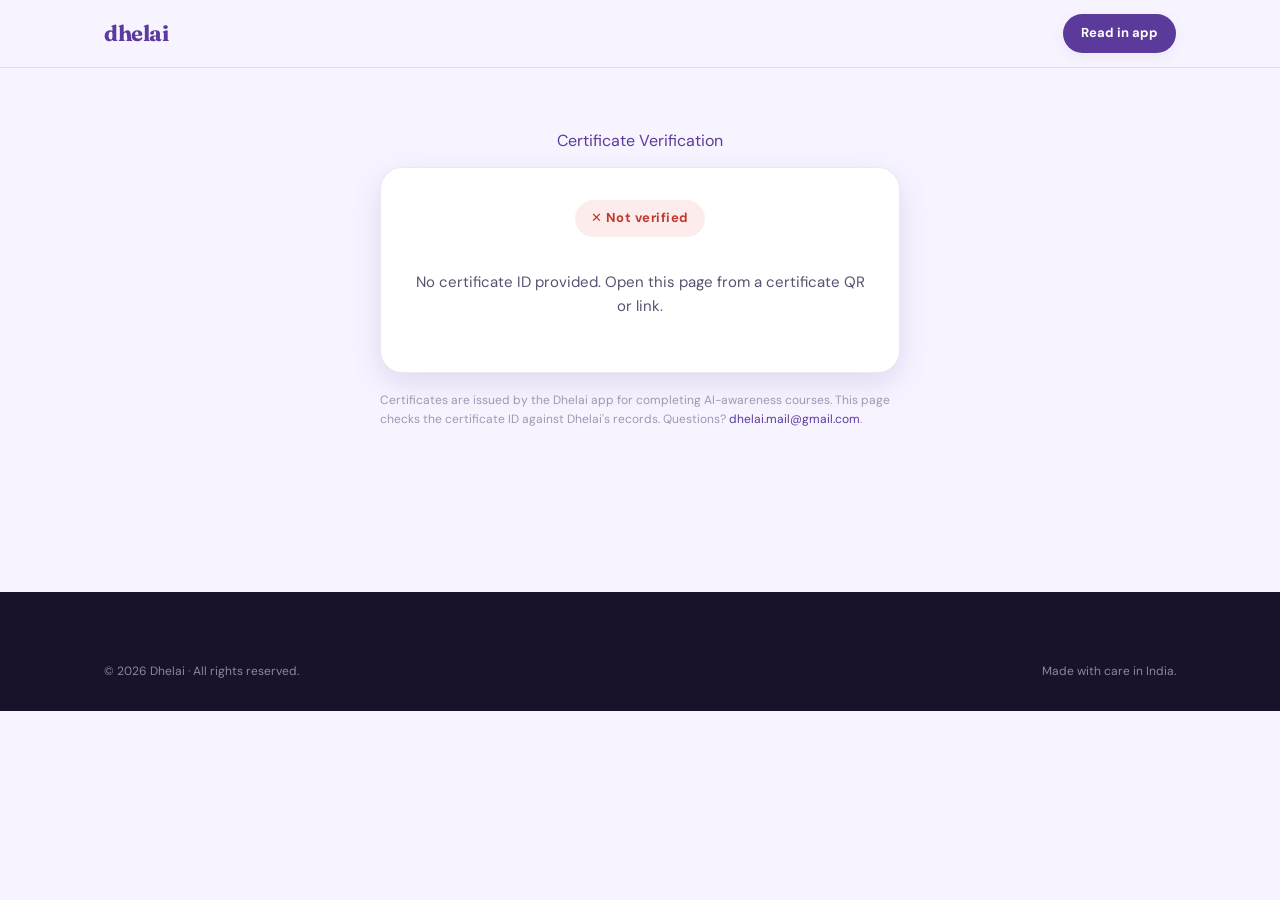
<file: verify.html>
<!DOCTYPE html>
<html lang="en">
<head>
  <meta charset="UTF-8" />
  <meta name="viewport" content="width=device-width, initial-scale=1.0" />
  <title>Verify Certificate — Dhelai</title>
  <meta name="description" content="Verify the authenticity of a Dhelai course certificate." />
  <meta name="theme-color" content="#5B3A9B" />
  <meta name="robots" content="noindex" />

  <link rel="preconnect" href="https://fonts.googleapis.com" />
  <link rel="preconnect" href="https://fonts.gstatic.com" crossorigin />
  <link
    href="https://fonts.googleapis.com/css2?family=Fraunces:ital,wght@0,400;0,700;1,400&family=DM+Sans:wght@400;500;700&display=swap"
    rel="stylesheet"
  />
  <link rel="stylesheet" href="styles.css" />
  <style>
    .verify-wrap { max-width: 560px; margin: 0 auto; padding: 60px 20px 90px; }
    .vcard {
      background: var(--card); border: 1px solid var(--border);
      border-radius: 22px; padding: 32px; box-shadow: var(--shadow-md);
      text-align: center;
    }
    .vbadge {
      display: inline-flex; align-items: center; gap: 8px;
      padding: 8px 16px; border-radius: 999px; font-weight: 700;
      font-size: 13px; letter-spacing: .5px; margin-bottom: 18px;
    }
    .vbadge.ok { background: #E8F7F0; color: #1E7A52; }
    .vbadge.bad { background: #FDECEC; color: #C0392B; }
    .vbadge.wait { background: var(--pu-soft); color: var(--pu); }
    .vname { font-family: var(--serif); font-size: 30px; color: var(--ink); margin: 6px 0 4px; line-height: 1.15; }
    .vsub { font-size: 15px; color: var(--ink-2); margin-bottom: 22px; }
    .vrow { display: flex; justify-content: space-between; gap: 16px; padding: 12px 0; border-top: 1px solid var(--border); font-size: 14px; text-align: left; }
    .vrow .k { color: var(--ink-3); }
    .vrow .v { color: var(--ink); font-weight: 700; text-align: right; word-break: break-word; }
    .vnote { font-size: 12px; color: var(--ink-3); margin-top: 18px; line-height: 1.6; }
    .vspin { width: 26px; height: 26px; border: 3px solid var(--pu-soft); border-top-color: var(--pu); border-radius: 50%; animation: spin 0.8s linear infinite; margin: 8px auto; }
    @keyframes spin { to { transform: rotate(360deg); } }
  </style>
</head>
<body>
  <nav>
    <div class="nav-inner">
      <a href="/" class="logo">dhelai</a>
      <a href="/#read-in-app" class="nav-cta">Read in app</a>
    </div>
  </nav>

  <div class="verify-wrap">
    <div class="section-eyebrow" style="text-align:center; color: var(--pu); margin-bottom: 14px;">Certificate Verification</div>
    <div id="result" class="vcard">
      <div class="vbadge wait"><span class="vspin"></span> Checking…</div>
      <p class="vsub" id="status">Verifying this certificate…</p>
    </div>
    <p class="vnote">
      Certificates are issued by the Dhelai app for completing AI-awareness courses. This page checks the
      certificate ID against Dhelai's records. Questions? <a href="mailto:dhelai.mail@gmail.com">dhelai.mail@gmail.com</a>.
    </p>
  </div>

  <footer>
    <div class="container">
      <div class="footer-bottom" style="border:0;">
        <span>© <span id="year">2026</span> Dhelai · All rights reserved.</span>
        <span>Made with care in India.</span>
      </div>
    </div>
  </footer>

  <script>
    document.getElementById('year').textContent = new Date().getFullYear();

    var SUPABASE_URL = 'https://adesjajadwrrazuwqtjk.supabase.co';
    var SUPABASE_ANON_KEY = 'eyJhbGciOiJIUzI1NiIsInR5cCI6IkpXVCJ9.eyJpc3MiOiJzdXBhYmFzZSIsInJlZiI6ImFkZXNqYWphZHdycmF6dXdxdGprIiwicm9sZSI6ImFub24iLCJpYXQiOjE3Nzg2NjgxODksImV4cCI6MjA5NDI0NDE4OX0.N5MgB33sifWFwtMfloFtNVplaZYcg1hY_BNwTz8NeYI';

    function esc(s) { return String(s == null ? '' : s).replace(/[&<>"]/g, function (c) { return ({ '&': '&amp;', '<': '&lt;', '>': '&gt;', '"': '&quot;' })[c]; }); }
    function titleCase(s) { return String(s || '').replace(/[-_]/g, ' ').replace(/\b\w/g, function (m) { return m.toUpperCase(); }); }

    function render(html) { document.getElementById('result').innerHTML = html; }

    function showInvalid(msg) {
      render('<div class="vbadge bad">✕ Not verified</div><p class="vsub">' + esc(msg) + '</p>');
    }

    var id = new URLSearchParams(location.search).get('id');
    if (!id) {
      showInvalid('No certificate ID provided. Open this page from a certificate QR or link.');
    } else {
      fetch(SUPABASE_URL + '/rest/v1/rpc/verify_certificate', {
        method: 'POST',
        headers: {
          'apikey': SUPABASE_ANON_KEY,
          'Authorization': 'Bearer ' + SUPABASE_ANON_KEY,
          'Content-Type': 'application/json'
        },
        body: JSON.stringify({ p_cert_id: id })
      })
      .then(function (r) { return r.json(); })
      .then(function (d) {
        if (!d || !d.found) {
          showInvalid('Certificate ID "' + esc(id) + '" was not found in our records.');
          return;
        }
        if (d.revoked) {
          render(
            '<div class="vbadge bad">⚠ Revoked</div>' +
            '<div class="vname">' + esc(d.holder_name) + '</div>' +
            '<p class="vsub">This certificate has been revoked and is no longer valid.</p>' +
            row('Certificate ID', d.cert_id)
          );
          return;
        }
        var issued = d.issued_at ? new Date(d.issued_at).toLocaleDateString(undefined, { day: '2-digit', month: 'long', year: 'numeric' }) : '—';
        render(
          '<div class="vbadge ok">✓ Verified</div>' +
          '<div class="vname">' + esc(d.holder_name) + '</div>' +
          '<p class="vsub">This is a genuine Dhelai certificate.</p>' +
          row('Course', d.course_name || '—') +
          row('Level', titleCase(d.tier_id)) +
          row('Issued on', issued) +
          row('Certificate ID', d.cert_id)
        );
      })
      .catch(function () {
        showInvalid('Could not reach the verification service. Please try again.');
      });
    }

    function row(k, v) {
      return '<div class="vrow"><span class="k">' + esc(k) + '</span><span class="v">' + esc(v) + '</span></div>';
    }
  </script>
</body>
</html>
</file>
<file: styles.css>
/* Shared visual system across all pages on dhelai.in. */
:root {
  --pu: #5B3A9B;
  --pu-mid: #7B5CC4;
  --pu-soft: #EDE6FF;
  --ye: #FBC02D;
  --ye-deep: #E5A500;
  --ye-soft: #FFF8DC;
  --ink: #18122B;
  --ink-2: #5A5070;
  --ink-3: #9E98B2;
  --bg: #F7F4FF;
  --bg-2: #EFEBFA;
  --card: #FFFFFF;
  --border: rgba(91, 58, 155, 0.12);
  --serif: 'Fraunces', Georgia, serif;
  --sans: 'DM Sans', -apple-system, system-ui, sans-serif;
  --shadow-sm: 0 4px 14px rgba(91, 58, 155, 0.08);
  --shadow-md: 0 10px 30px rgba(91, 58, 155, 0.15);
  --shadow-lg: 0 20px 60px rgba(91, 58, 155, 0.25);
}

* { box-sizing: border-box; }
html, body { margin: 0; padding: 0; }
body {
  font-family: var(--sans);
  color: var(--ink);
  background: var(--bg);
  line-height: 1.6;
  -webkit-font-smoothing: antialiased;
  text-rendering: optimizeLegibility;
}

a { color: var(--pu); text-decoration: none; }
a:hover { text-decoration: underline; }
img { max-width: 100%; display: block; }

.container { max-width: 1120px; margin: 0 auto; padding: 0 24px; }

/* ---------- NAV ---------- */
nav {
  position: sticky; top: 0; z-index: 50;
  background: rgba(247, 244, 255, 0.85);
  backdrop-filter: saturate(180%) blur(14px);
  -webkit-backdrop-filter: saturate(180%) blur(14px);
  border-bottom: 1px solid var(--border);
}
.nav-inner {
  display: flex; align-items: center; justify-content: space-between;
  padding: 14px 24px;
  max-width: 1120px; margin: 0 auto;
}
.logo-stack {
  display: inline-flex;
  flex-direction: column;
  align-items: flex-start;
  line-height: 1;
  text-decoration: none;
}
.logo-stack:hover { text-decoration: none; }
.logo {
  font-family: var(--serif);
  font-weight: 700;
  font-size: 22px;
  color: var(--pu);
  letter-spacing: -0.5px;
  line-height: 1;
}
.logo-sub {
  display: inline-flex;
  align-items: center;
  gap: 6px;
  margin-top: 3px;
  font-family: 'Brush Script MT', 'Snell Roundhand', 'Lucida Handwriting', cursive;
  font-size: 14px;
  font-style: italic;
  color: var(--ink-2);
  letter-spacing: 0.2px;
  white-space: nowrap;
}
.logo-sub-bee {
  width: 32px; height: 32px;
  object-fit: contain;
  flex-shrink: 0;
  filter: drop-shadow(0 1px 2px rgba(0,0,0,0.18));
}
.nav-cta {
  background: var(--pu);
  color: #fff;
  padding: 9px 18px;
  border-radius: 999px;
  font-weight: 700;
  font-size: 13px;
  box-shadow: var(--shadow-sm);
  transition: transform 0.15s ease, box-shadow 0.15s ease;
}
.nav-cta:hover { transform: translateY(-1px); box-shadow: var(--shadow-md); text-decoration: none; }

/* ---------- FOOTER ---------- */
footer {
  background: var(--ink);
  color: rgba(255,255,255,0.7);
  padding: 50px 0 30px;
  font-size: 13px;
  margin-top: 60px;
}
.footer-grid {
  display: grid;
  grid-template-columns: 2fr 1fr 1fr;
  gap: 40px;
  margin-bottom: 30px;
}
.footer-brand {
  font-family: var(--serif);
  font-size: 22px;
  font-weight: 700;
  color: #fff;
  margin-bottom: 8px;
}
.footer-tag { max-width: 320px; }
footer h4 {
  color: #fff;
  font-size: 13px;
  letter-spacing: 1.4px;
  text-transform: uppercase;
  margin: 0 0 12px;
}
.footer-links { list-style: none; padding: 0; margin: 0; }
.footer-links li { margin-bottom: 8px; }
.footer-links a { color: rgba(255,255,255,0.6); }
.footer-links a:hover { color: #fff; }
.footer-bottom {
  border-top: 1px solid rgba(255,255,255,0.1);
  padding-top: 20px;
  display: flex; justify-content: space-between; flex-wrap: wrap; gap: 10px;
  font-size: 12px;
  color: rgba(255,255,255,0.5);
}

/* ---------- HEADINGS ---------- */
h1 {
  font-family: var(--serif);
  font-weight: 700;
  letter-spacing: -1.5px;
  color: var(--ink);
}
h2, h3 {
  font-family: var(--serif);
  font-weight: 700;
  letter-spacing: -0.5px;
  color: var(--ink);
}

/* ---------- LEGAL PAGE LAYOUT ---------- */
.legal {
  max-width: 760px;
  margin: 0 auto;
  padding: 50px 24px;
}
.legal .eyebrow {
  display: inline-block;
  font-size: 11px;
  font-weight: 700;
  letter-spacing: 1.4px;
  text-transform: uppercase;
  color: var(--pu);
  margin-bottom: 12px;
}
.legal h1 {
  font-size: clamp(34px, 5vw, 46px);
  line-height: 1.1;
  margin: 0 0 14px;
}
.legal .updated {
  color: var(--ink-3);
  font-size: 13px;
  margin: 0 0 36px;
}
.legal h2 {
  font-size: 22px;
  margin: 38px 0 12px;
  line-height: 1.25;
}
.legal h3 {
  font-size: 16px;
  margin: 22px 0 6px;
}
.legal p, .legal li {
  color: var(--ink-2);
  font-size: 16px;
  line-height: 1.7;
}
.legal ul {
  padding-left: 22px;
  margin: 8px 0 16px;
}
.legal li { margin-bottom: 6px; }
.legal strong { color: var(--ink); }
.legal .lead {
  font-size: 17px;
  color: var(--ink-2);
  border-left: 3px solid var(--pu);
  padding: 4px 0 4px 18px;
  margin: 0 0 30px;
}
.legal table {
  width: 100%;
  border-collapse: collapse;
  margin: 14px 0 20px;
  font-size: 14px;
}
.legal th, .legal td {
  text-align: left;
  padding: 10px 12px;
  border-bottom: 1px solid var(--border);
  vertical-align: top;
}
.legal th {
  background: var(--bg-2);
  font-weight: 700;
  color: var(--ink);
  font-size: 12px;
  letter-spacing: 0.4px;
  text-transform: uppercase;
}

/* ---------- RESPONSIVE ---------- */
@media (max-width: 880px) {
  .footer-grid { grid-template-columns: 1fr; gap: 24px; }
  .legal { padding: 30px 20px; }
}
</file>
